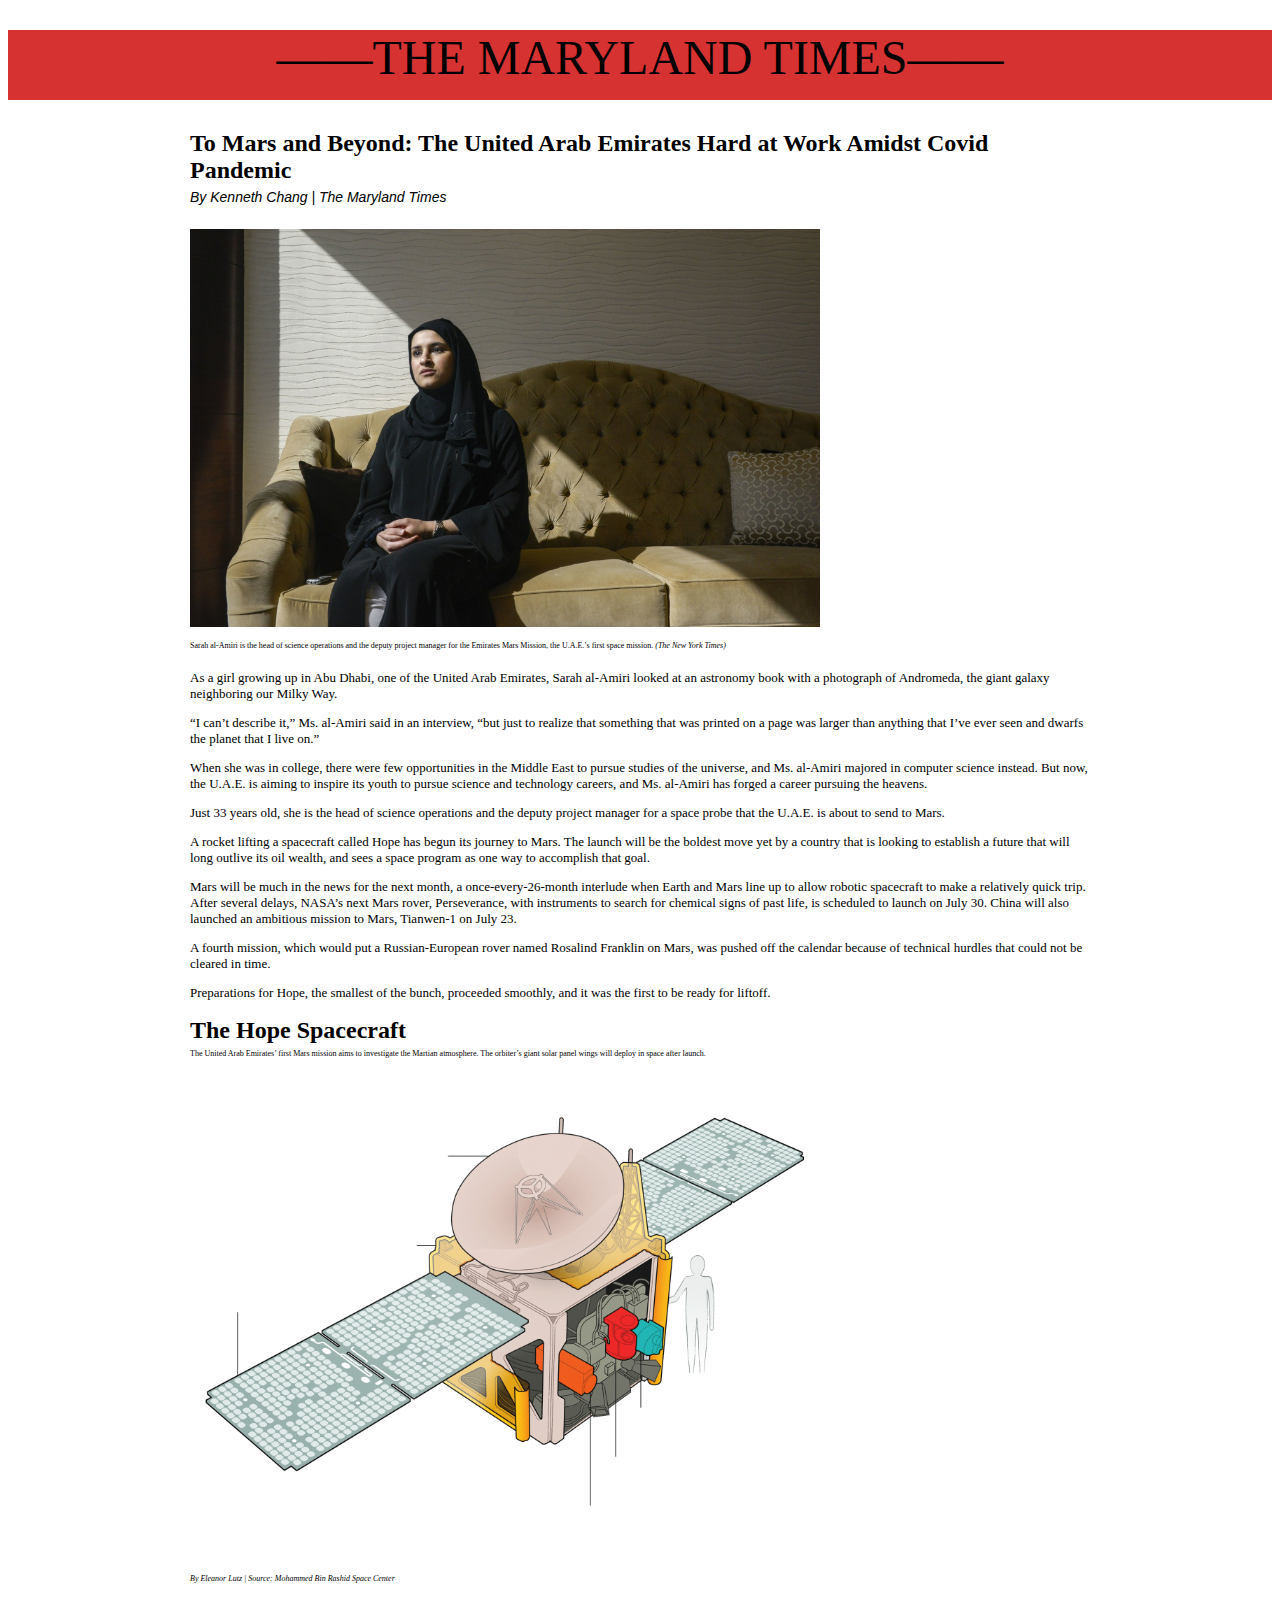
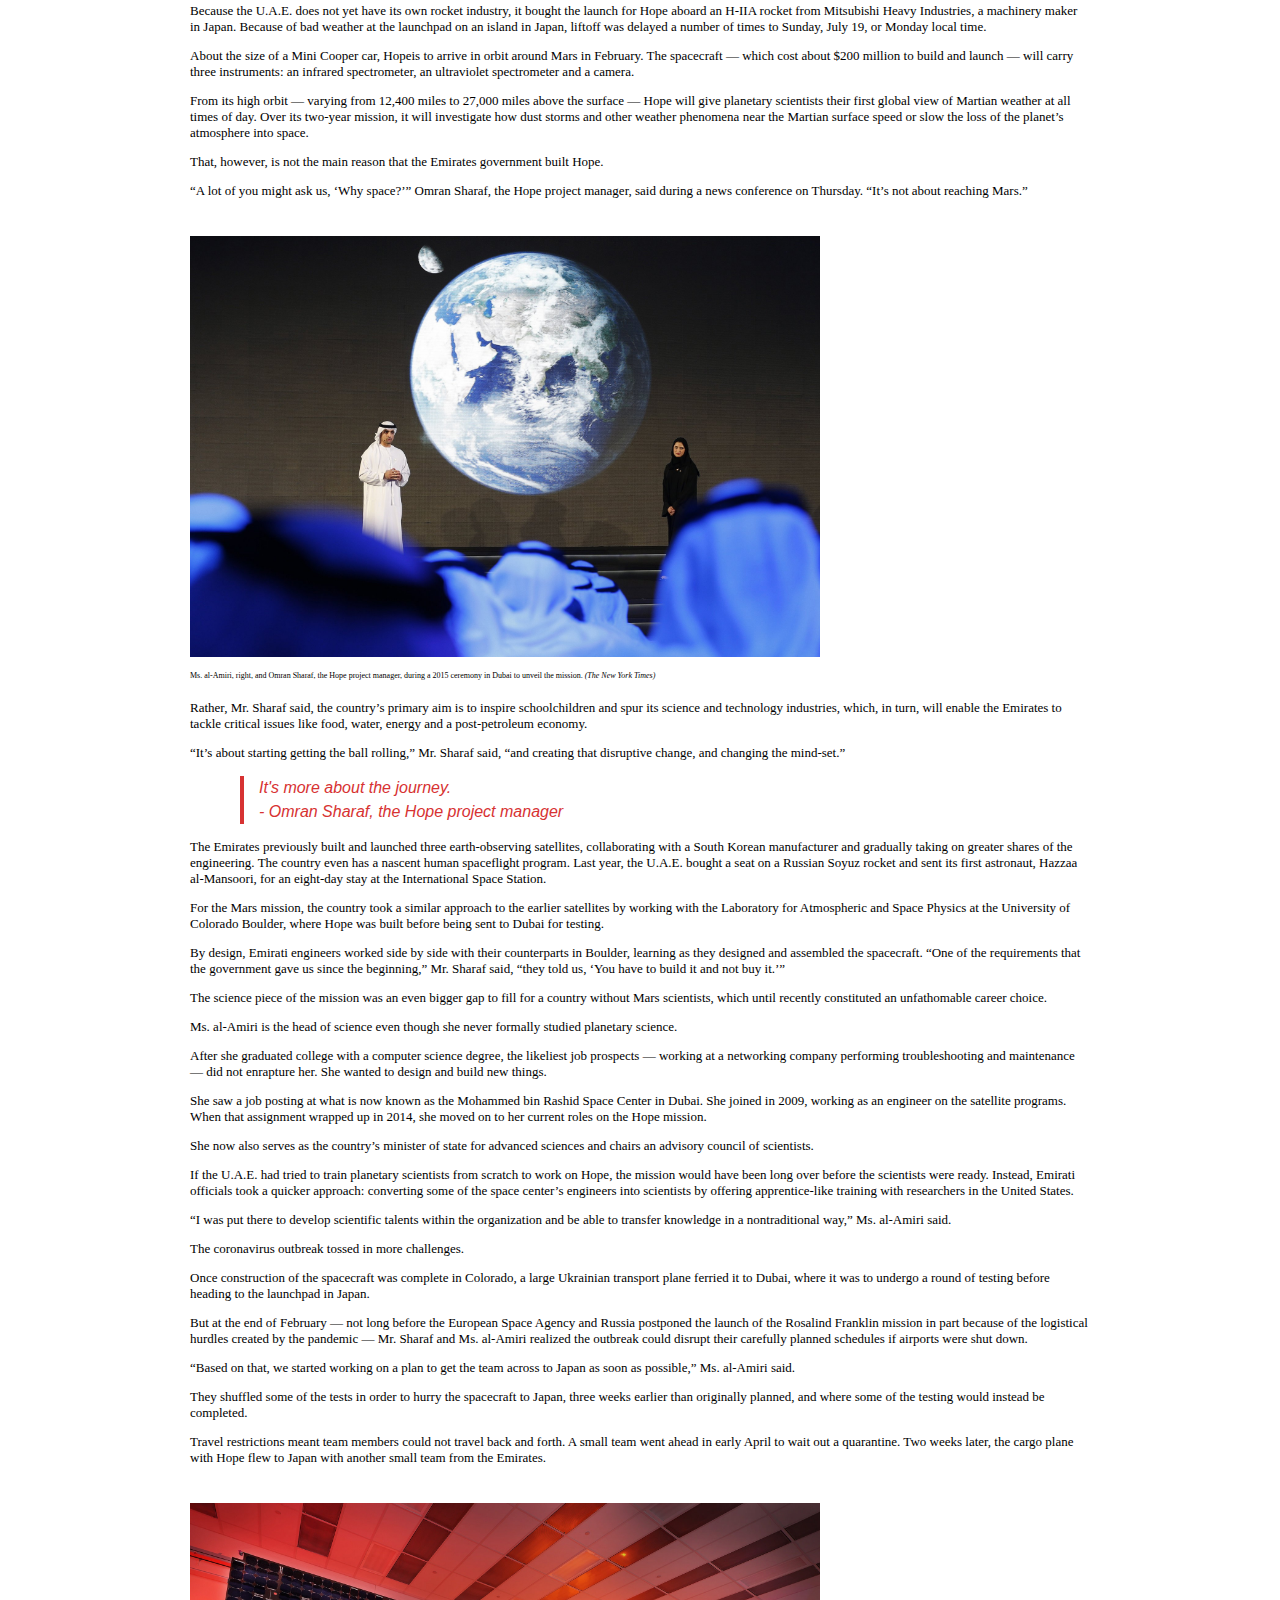
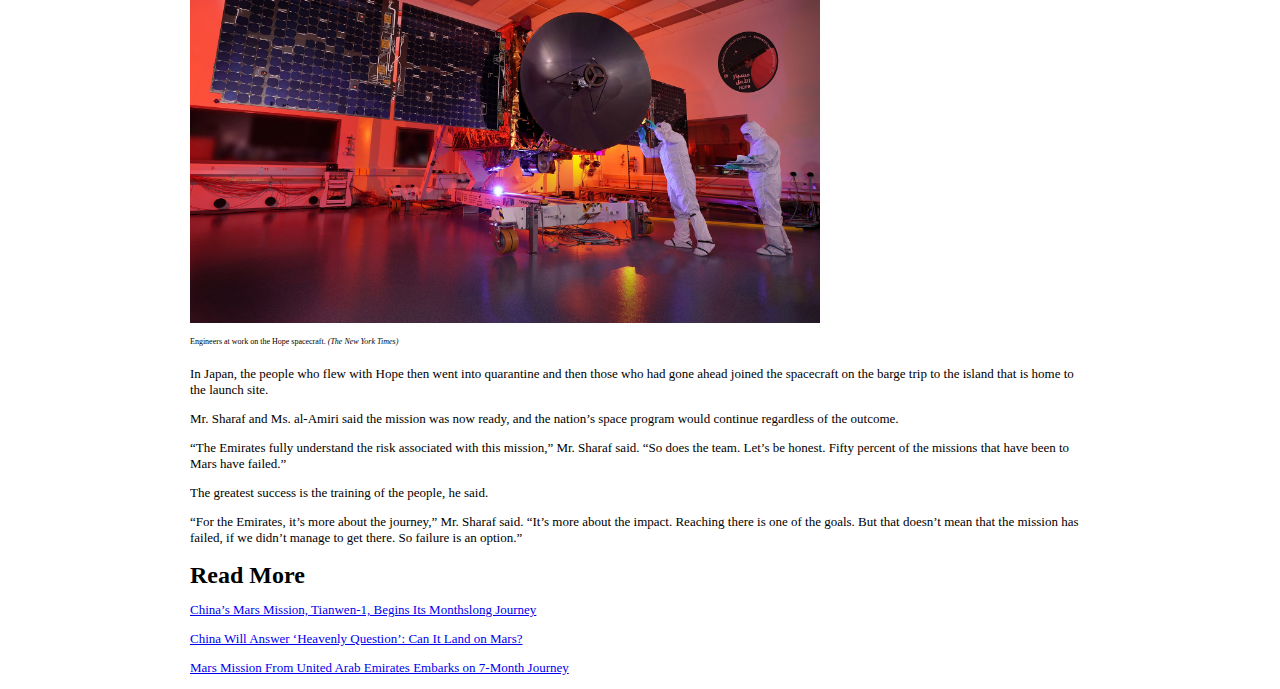
<file: LevinsonLayout/index.html>
<!DOCTYPE html>
<html lang="en">

  <head>
    <title></title>
    <link rel="stylesheet" type="text/css" href="style.css">
  </head>

    <body>
      <!--masthead-->
      <div id="masthead">&#8212;&#8212;The Maryland Times&#8212;&#8212;</div>
      <div id="content">

    <!--headline-->
    <h1>To Mars and Beyond: The United Arab Emirates Hard at Work Amidst Covid Pandemic</h1>

    <!--byline-->
    <div id="byline">By Kenneth Chang | The Maryland Times</div>

    <!--photo of Sarah Al-Amiri-->
    <img>
      <source srcset="uae-mars-1.jpg" type="image/svg+xml">
      <img src="uae-mars-1.jpg" class="img-fluid img-thumbnail" alt="Photo of Sarah al-Amiri" class="center" width="300px">
    </img>

    </figure>
    <figcaption class="figure-caption">Sarah al-Amiri is the head of science operations and the deputy project manager for the Emirates Mars Mission, the U.A.E.’s first space mission. <i>(The New York Times)</i></figcaption>
    </figure>

    <p>As a girl growing up in Abu Dhabi, one of the United Arab Emirates, Sarah al-Amiri looked at an astronomy book with a photograph of Andromeda, the giant galaxy neighboring our Milky Way.<p>

    <p>“I can’t describe it,” Ms. al-Amiri said in an interview, “but just to realize that something that was printed on a page was larger than anything that I’ve ever seen and dwarfs the planet that I live on.”</p>

    <p>When she was in college, there were few opportunities in the Middle East to pursue studies of the universe, and Ms. al-Amiri majored in computer science instead. But now, the U.A.E. is aiming to inspire its youth to pursue science and technology careers, and Ms. al-Amiri has forged a career pursuing the heavens.</p>

    <p>Just 33 years old, she is the head of science operations and the deputy project manager for a space probe that the U.A.E. is about to send to Mars.</p>

    <p>A rocket lifting a spacecraft called Hope has begun its journey to Mars. The launch will be the boldest move yet by a country that is looking to establish a future that will long outlive its oil wealth, and sees a space program as one way to accomplish that goal.</p>

    <p>Mars will be much in the news for the next month, a once-every-26-month interlude when Earth and Mars line up to allow robotic spacecraft to make a relatively quick trip. After several delays, NASA’s next Mars rover, Perseverance, with instruments to search for chemical signs of past life, is scheduled to launch on July 30. China will also launched an ambitious mission to Mars, Tianwen-1 on July 23.</p>

    <p>A fourth mission, which would put a Russian-European rover named Rosalind Franklin on Mars, was pushed off the calendar because of technical hurdles that could not be cleared in time.</p>

    <p>Preparations for Hope, the smallest of the bunch, proceeded smoothly, and it was the first to be ready for liftoff.</p>

    <!--spacecraft graphic-->
    <h1>The Hope Spacecraft</h1>

    </figure>
    <figcaption class="figure-caption">The United Arab Emirates’ first Mars mission aims to investigate the Martian atmosphere. The orbiter’s giant solar panel wings will deploy in space after launch.</figcaption>
    </figure>

    <img>
      <source srcset="hope-spacecraft-graphic.gif" type="image/svg+xml">
      <img src="hope-spacecraft-graphic.gif" class="img-fluid img-thumbnail" alt="Gif of Hope spacecraft" class="center" width="300px">
    </img>

    <!--caption for spacecraft graphic-->
    </figure>
    <figcaption class="figure-caption"><i>By Eleanor Lutz | Source: Mohammed Bin Rashid Space Center</i></figcaption>
    </figure>

    <p>Because the U.A.E. does not yet have its own rocket industry, it bought the launch for Hope aboard an H-IIA rocket from Mitsubishi Heavy Industries, a machinery maker in Japan. Because of bad weather at the launchpad on an island in Japan, liftoff was delayed a number of times to Sunday, July 19, or Monday local time.</p>

    <p>About the size of a Mini Cooper car, Hopeis to arrive in orbit around Mars in February. The spacecraft — which cost about $200 million to build and launch — will carry three instruments: an infrared spectrometer, an ultraviolet spectrometer and a camera.</p>

    <p>From its high orbit — varying from 12,400 miles to 27,000 miles above the surface — Hope will give planetary scientists their first global view of Martian weather at all times of day. Over its two-year mission, it will investigate how dust storms and other weather phenomena near the Martian surface speed or slow the loss of the planet’s atmosphere into space.</p>

    <p>That, however, is not the main reason that the Emirates government built Hope.</p>

    <p>“A lot of you might ask us, ‘Why space?’” Omran Sharaf, the Hope project manager, said during a news conference on Thursday. “It’s not about reaching Mars.”</p>

    <!--conference photo-->
    <img>
      <source srcset="uae-mars2.jpg" type="image/svg+xml">
      <img src="uae-mars2.jpg" class="img-fluid img-thumbnail" alt="Photo of Omran Sharaf and Sarah al-Amiri" class="center" width="300px">
    </img>

    <!--caption for conference photo-->
    </figure>
    <figcaption class="figure-caption">Ms. al-Amiri, right, and Omran Sharaf, the Hope project manager, during a 2015 ceremony in Dubai to unveil the mission. <i>(The New York Times)</i></figcaption>
    </figure>

    <p>Rather, Mr. Sharaf said, the country’s primary aim is to inspire schoolchildren and spur its science and technology industries, which, in turn, will enable the Emirates to tackle critical issues like food, water, energy and a post-petroleum economy.</p>

    <p>“It’s about starting getting the ball rolling,” Mr. Sharaf said, “and creating that disruptive change, and changing the mind-set.”</p>

    <!--pullquote-->
    <blockquote>It's more about the journey.<br>- Omran Sharaf, the Hope project manager</blockquote>

    <p>The Emirates previously built and launched three earth-observing satellites, collaborating with a South Korean manufacturer and gradually taking on greater shares of the engineering. The country even has a nascent human spaceflight program. Last year, the U.A.E. bought a seat on a Russian Soyuz rocket and sent its first astronaut, Hazzaa al-Mansoori, for an eight-day stay at the International Space Station.</p>

    <p>For the Mars mission, the country took a similar approach to the earlier satellites by working with the Laboratory for Atmospheric and Space Physics at the University of Colorado Boulder, where Hope was built before being sent to Dubai for testing.</p>

    <p>By design, Emirati engineers worked side by side with their counterparts in Boulder, learning as they designed and assembled the spacecraft. “One of the requirements that the government gave us since the beginning,” Mr. Sharaf said, “they told us, ‘You have to build it and not buy it.’”</p>

    <p>The science piece of the mission was an even bigger gap to fill for a country without Mars scientists, which until recently constituted an unfathomable career choice.</p>

    <p>Ms. al-Amiri is the head of science even though she never formally studied planetary science.</p>

    <p>After she graduated college with a computer science degree, the likeliest job prospects — working at a networking company performing troubleshooting and maintenance — did not enrapture her. She wanted to design and build new things.</p>

    <p>She saw a job posting at what is now known as the Mohammed bin Rashid Space Center in Dubai. She joined in 2009, working as an engineer on the satellite programs. When that assignment wrapped up in 2014, she moved on to her current roles on the Hope mission.</p>

    <p>She now also serves as the country’s minister of state for advanced sciences and chairs an advisory council of scientists.</p>

    <p>If the U.A.E. had tried to train planetary scientists from scratch to work on Hope, the mission would have been long over before the scientists were ready. Instead, Emirati officials took a quicker approach: converting some of the space center’s engineers into scientists by offering apprentice-like training with researchers in the United States.</p>

    <p>“I was put there to develop scientific talents within the organization and be able to transfer knowledge in a nontraditional way,” Ms. al-Amiri said.</p>

    <p>The coronavirus outbreak tossed in more challenges.</p>

    <p>Once construction of the spacecraft was complete in Colorado, a large Ukrainian transport plane ferried it to Dubai, where it was to undergo a round of testing before heading to the launchpad in Japan.</p>

    <p>But at the end of February — not long before the European Space Agency and Russia postponed the launch of the Rosalind Franklin mission in part because of the logistical hurdles created by the pandemic — Mr. Sharaf and Ms. al-Amiri realized the outbreak could disrupt their carefully planned schedules if airports were shut down.</p>

    <p>“Based on that, we started working on a plan to get the team across to Japan as soon as possible,” Ms. al-Amiri said.</p>

    <p>They shuffled some of the tests in order to hurry the spacecraft to Japan, three weeks earlier than originally planned, and where some of the testing would instead be completed.</p>

    <p>Travel restrictions meant team members could not travel back and forth. A small team went ahead in early April to wait out a quarantine. Two weeks later, the cargo plane with Hope flew to Japan with another small team from the Emirates.</p>

    <!--engineers working photo-->
    <img>
      <source srcset="uae-mars3.jpg" type="image/svg+xml">
      <img src="uae-mars3.jpg" class="img-fluid img-thumbnail" alt="Engineers working on the spacecraft" class="center" width="300px">
    </img>

    <!--caption for engineers working photo-->
    </figure>
    <figcaption class="figure-caption">Engineers at work on the Hope spacecraft. <i>(The New York Times)</i></figcaption>
    </figure>

    <p>In Japan, the people who flew with Hope then went into quarantine and then those who had gone ahead joined the spacecraft on the barge trip to the island that is home to the launch site.</p>

    <p>Mr. Sharaf and Ms. al-Amiri said the mission was now ready, and the nation’s space program would continue regardless of the outcome.</p>

    <p>“The Emirates fully understand the risk associated with this mission,” Mr. Sharaf said. “So does the team. Let’s be honest. Fifty percent of the missions that have been to Mars have failed.”</p>

    <p>The greatest success is the training of the people, he said.</p>

    <p>“For the Emirates, it’s more about the journey,” Mr. Sharaf said. “It’s more about the impact. Reaching there is one of the goals. But that doesn’t mean that the mission has failed, if we didn’t manage to get there. So failure is an option.”</p>

    <h1>Read More</h1>

    <p><a href="https://www.nytimes.com/2020/07/22/science/mars-china-launch.html?action=click&block=associated_collection_recirc&impression_id=8fa169b0-cd41-11ea-9e45-6dfedec6de97&index=0&pgtype=Article&region=footer">China’s Mars Mission, Tianwen-1, Begins Its Monthslong Journey</a></p>

    <p><a href="https://www.nytimes.com/2020/07/22/science/china-mars-mission.html?action=click&block=associated_collection_recirc&impression_id=8fa169b1-cd41-11ea-9e45-6dfedec6de97&index=1&pgtype=Article&region=footer">China Will Answer ‘Heavenly Question’: Can It Land on Mars?</a></p>

    <p><a href="https://www.nytimes.com/2020/07/19/science/emirates-mars-mission.html?action=click&block=associated_collection_recirc&impression_id=8fa169b2-cd41-11ea-9e45-6dfedec6de97&index=2&pgtype=Article&region=footer">Mars Mission From United Arab Emirates Embarks on 7-Month Journey</a></p>

    </body>
  </div>
  </body>

</html>
</file>
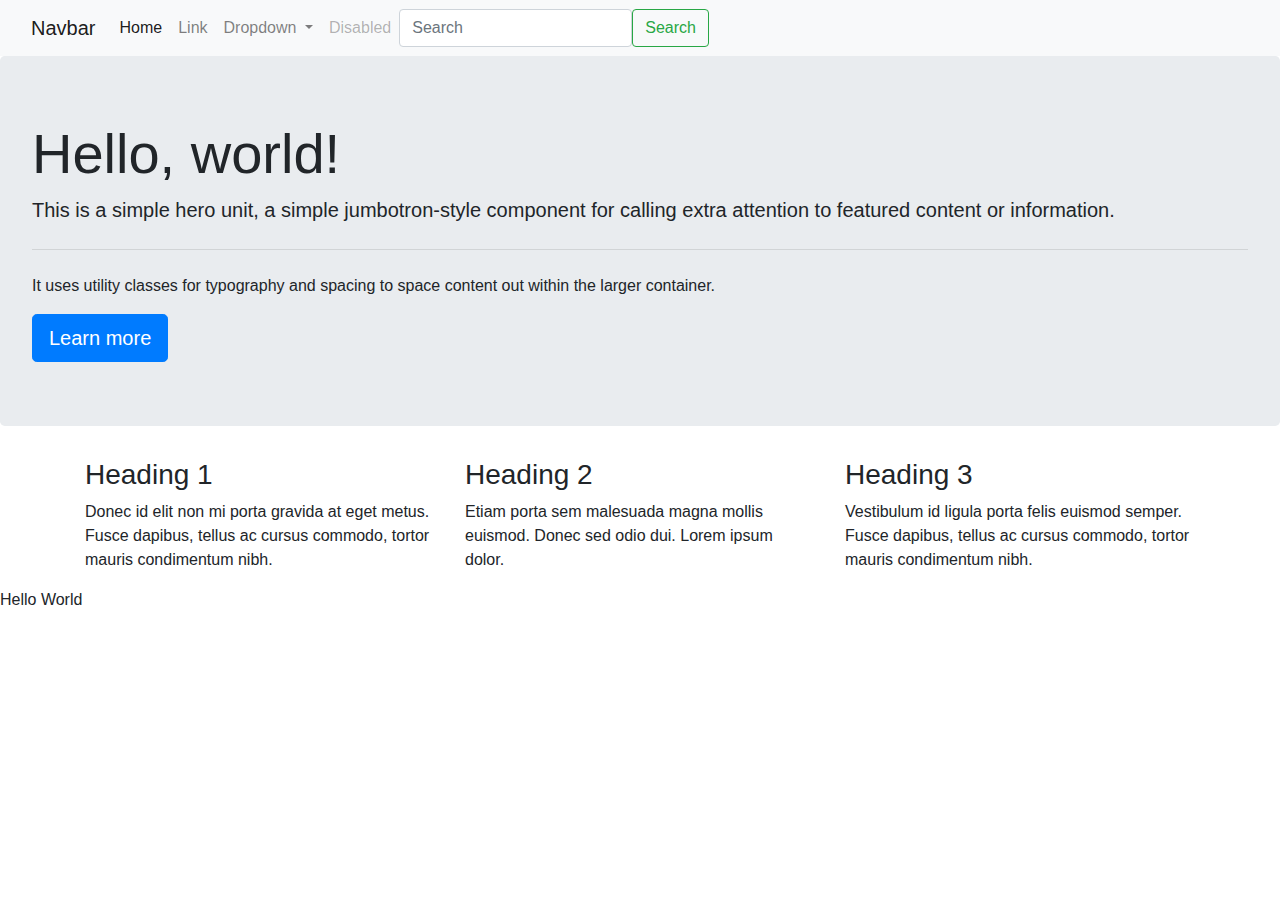
<file: bootstrap-template.html>
<!doctype html>

<html lang="en">
<head>
 <meta charset="utf-8">
 <meta name="viewport" content="width=device-width, initial-scale=1, shrink-to-fit=no">

 <title>Bootstrap Template</title>
 <meta name="description" content="Merrill College of Journalism, UMD">
 <meta name="author" content="Adam Marton">

 <!-- Bootstrap CSS -->
<link rel="stylesheet" href="https://stackpath.bootstrapcdn.com/bootstrap/4.4.1/css/bootstrap.min.css" integrity="sha384-Vkoo8x4CGsO3+Hhxv8T/Q5PaXtkKtu6ug5TOeNV6gBiFeWPGFN9MuhOf23Q9Ifjh" crossorigin="anonymous">

</head>
<body>
  <!-- Start Bootstrap Nav -->
  <nav class="navbar navbar-expand-lg navbar-light bg-light">
  <div class="container-fluid">
    <a class="navbar-brand" href="#">Navbar</a>
    <button class="navbar-toggler" type="button" data-bs-toggle="collapse" data-bs-target="#navbarSupportedContent" aria-controls="navbarSupportedContent" aria-expanded="false" aria-label="Toggle navigation">
      <span class="navbar-toggler-icon"></span>
    </button>
    <div class="collapse navbar-collapse" id="navbarSupportedContent">
      <ul class="navbar-nav me-auto mb-2 mb-lg-0">
        <li class="nav-item">
          <a class="nav-link active" aria-current="page" href="#">Home</a>
        </li>
        <li class="nav-item">
          <a class="nav-link" href="#">Link</a>
        </li>
        <li class="nav-item dropdown">
          <a class="nav-link dropdown-toggle" href="#" id="navbarDropdown" role="button" data-bs-toggle="dropdown" aria-expanded="false">
            Dropdown
          </a>
          <ul class="dropdown-menu" aria-labelledby="navbarDropdown">
            <li><a class="dropdown-item" href="#">Action</a></li>
            <li><a class="dropdown-item" href="#">Another action</a></li>
            <li><hr class="dropdown-divider"></li>
            <li><a class="dropdown-item" href="#">Something else here</a></li>
          </ul>
        </li>
        <li class="nav-item">
          <a class="nav-link disabled" href="#" tabindex="-1" aria-disabled="true">Disabled</a>
        </li>
      </ul>
      <form class="d-flex">
        <input class="form-control me-2" type="search" placeholder="Search" aria-label="Search">
        <button class="btn btn-outline-success" type="submit">Search</button>
      </form>
    </div>
  </div>
</nav>
  <!--End Bootstrap Nav-->

<!-- start jumbotron -->
  <div class="jumbotron">
   <h1 class="display-4">Hello, world!</h1>
   <p class="lead">This is a simple hero unit, a simple jumbotron-style component for calling extra attention to featured content or information.</p>
   <hr class="my-4">
   <p>It uses utility classes for typography and spacing to space content out within the larger container.</p>
   <a class="btn btn-primary btn-lg" href="#" role="button">Learn more</a>
  </div>
<!--end jumbotron-->

<!-- start of grid -->
<div class="container">
        <div class="row">

                <div class="col-md-4">
                        <h3>Heading 1</h3>
                        <p>Donec id elit non mi porta gravida at eget metus. Fusce dapibus, tellus ac cursus commodo, tortor mauris condimentum nibh.</p>
                </div>


                <div class="col-md-4">
                        <h3>Heading 2</h3>
                        <p>Etiam porta sem malesuada magna mollis euismod. Donec sed odio dui. Lorem ipsum dolor.</p>
                </div>

                <div class="col-md-4">
                        <h3>Heading 3</h3>
                        <p>Vestibulum id ligula porta felis euismod semper. Fusce dapibus, tellus ac cursus commodo, tortor mauris condimentum nibh.</p>
                </div>
        </div>
</div>
<!-- end of grid-->


Hello World

 <!-- jQuery first, then Popper.js, then Bootstrap JS -->
 <script src="https://code.jquery.com/jquery-3.4.1.slim.min.js" integrity="sha384-J6qa4849blE2+poT4WnyKhv5vZF5SrPo0iEjwBvKU7imGFAV0wwj1yYfoRSJoZ+n" crossorigin="anonymous"></script>
 <script src="https://cdn.jsdelivr.net/npm/popper.js@1.16.0/dist/umd/popper.min.js" integrity="sha384-Q6E9RHvbIyZFJoft+2mJbHaEWldlvI9IOYy5n3zV9zzTtmI3UksdQRVvoxMfooAo" crossorigin="anonymous"></script>
 <script src="https://stackpath.bootstrapcdn.com/bootstrap/4.4.1/js/bootstrap.min.js" integrity="sha384-wfSDF2E50Y2D1uUdj0O3uMBJnjuUD4Ih7YwaYd1iqfktj0Uod8GCExl3Og8ifwB6" crossorigin="anonymous"></script>

</body>
</html>
</file>
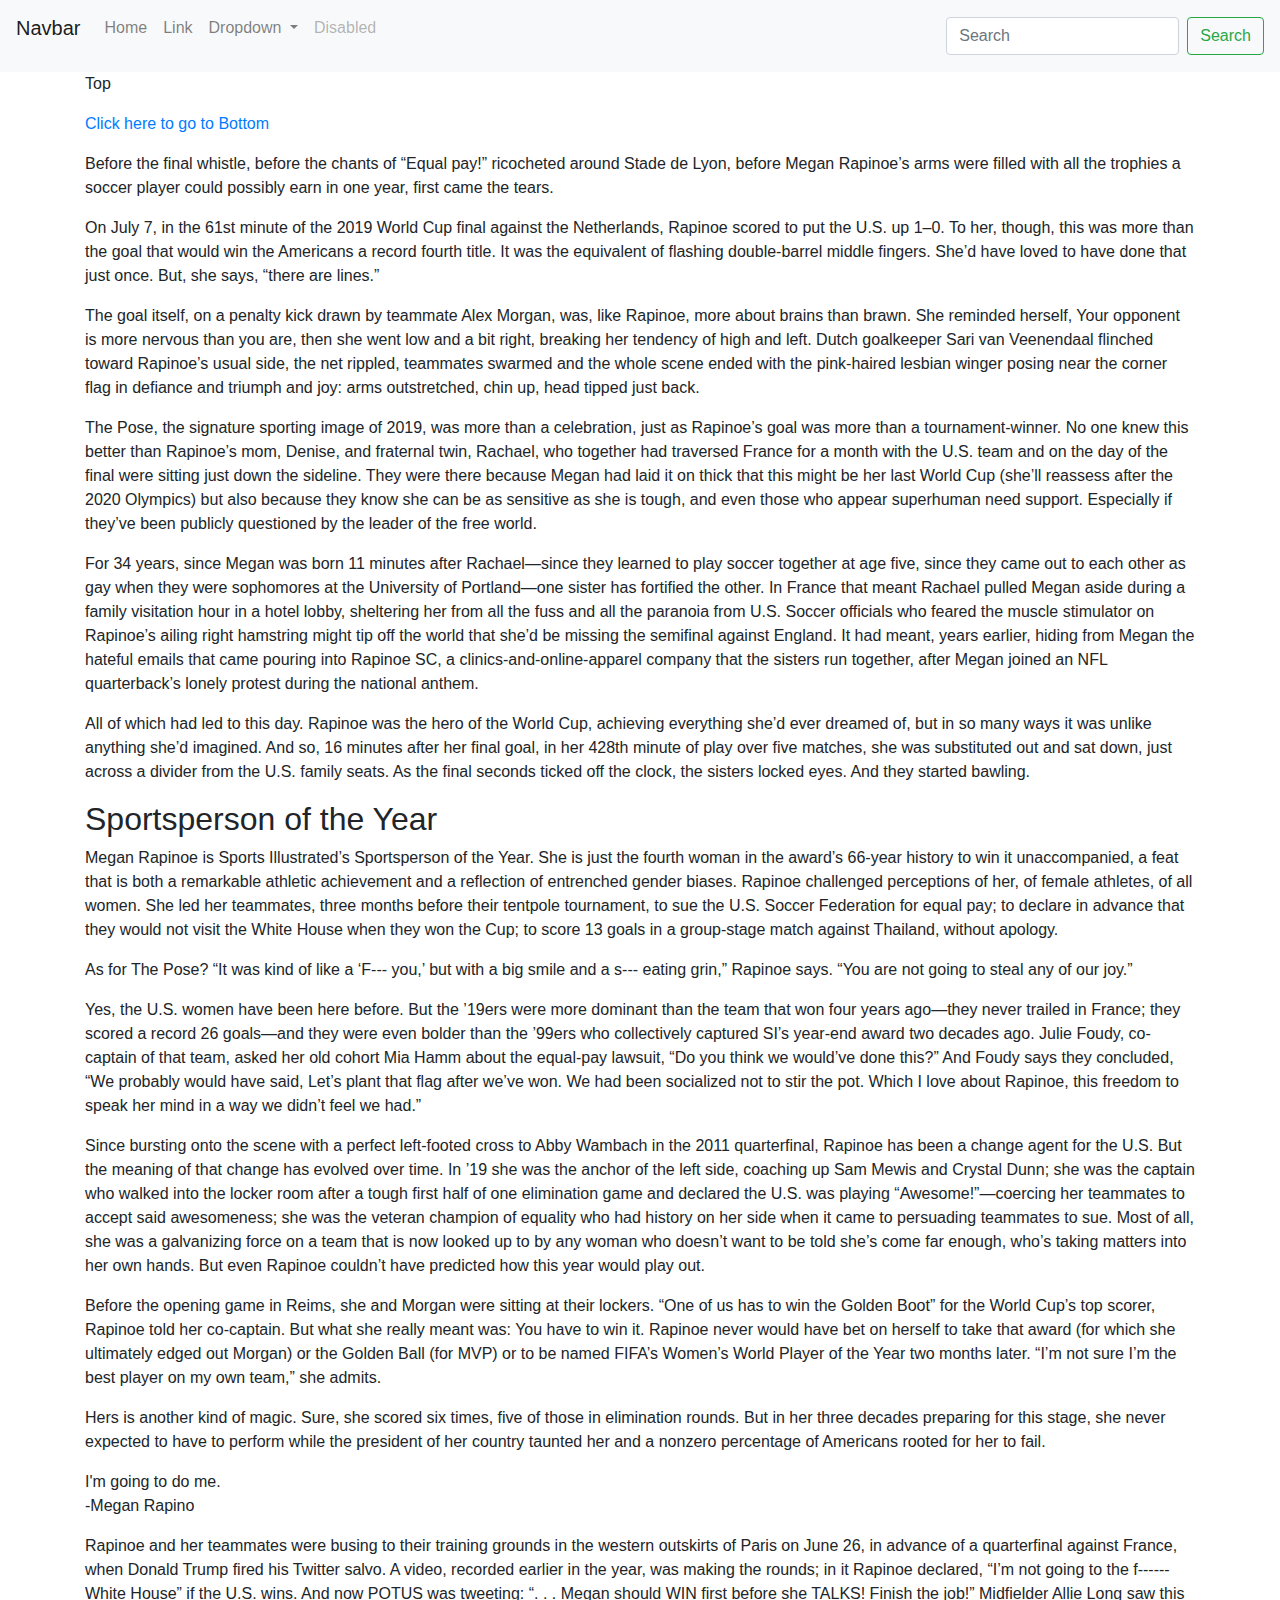
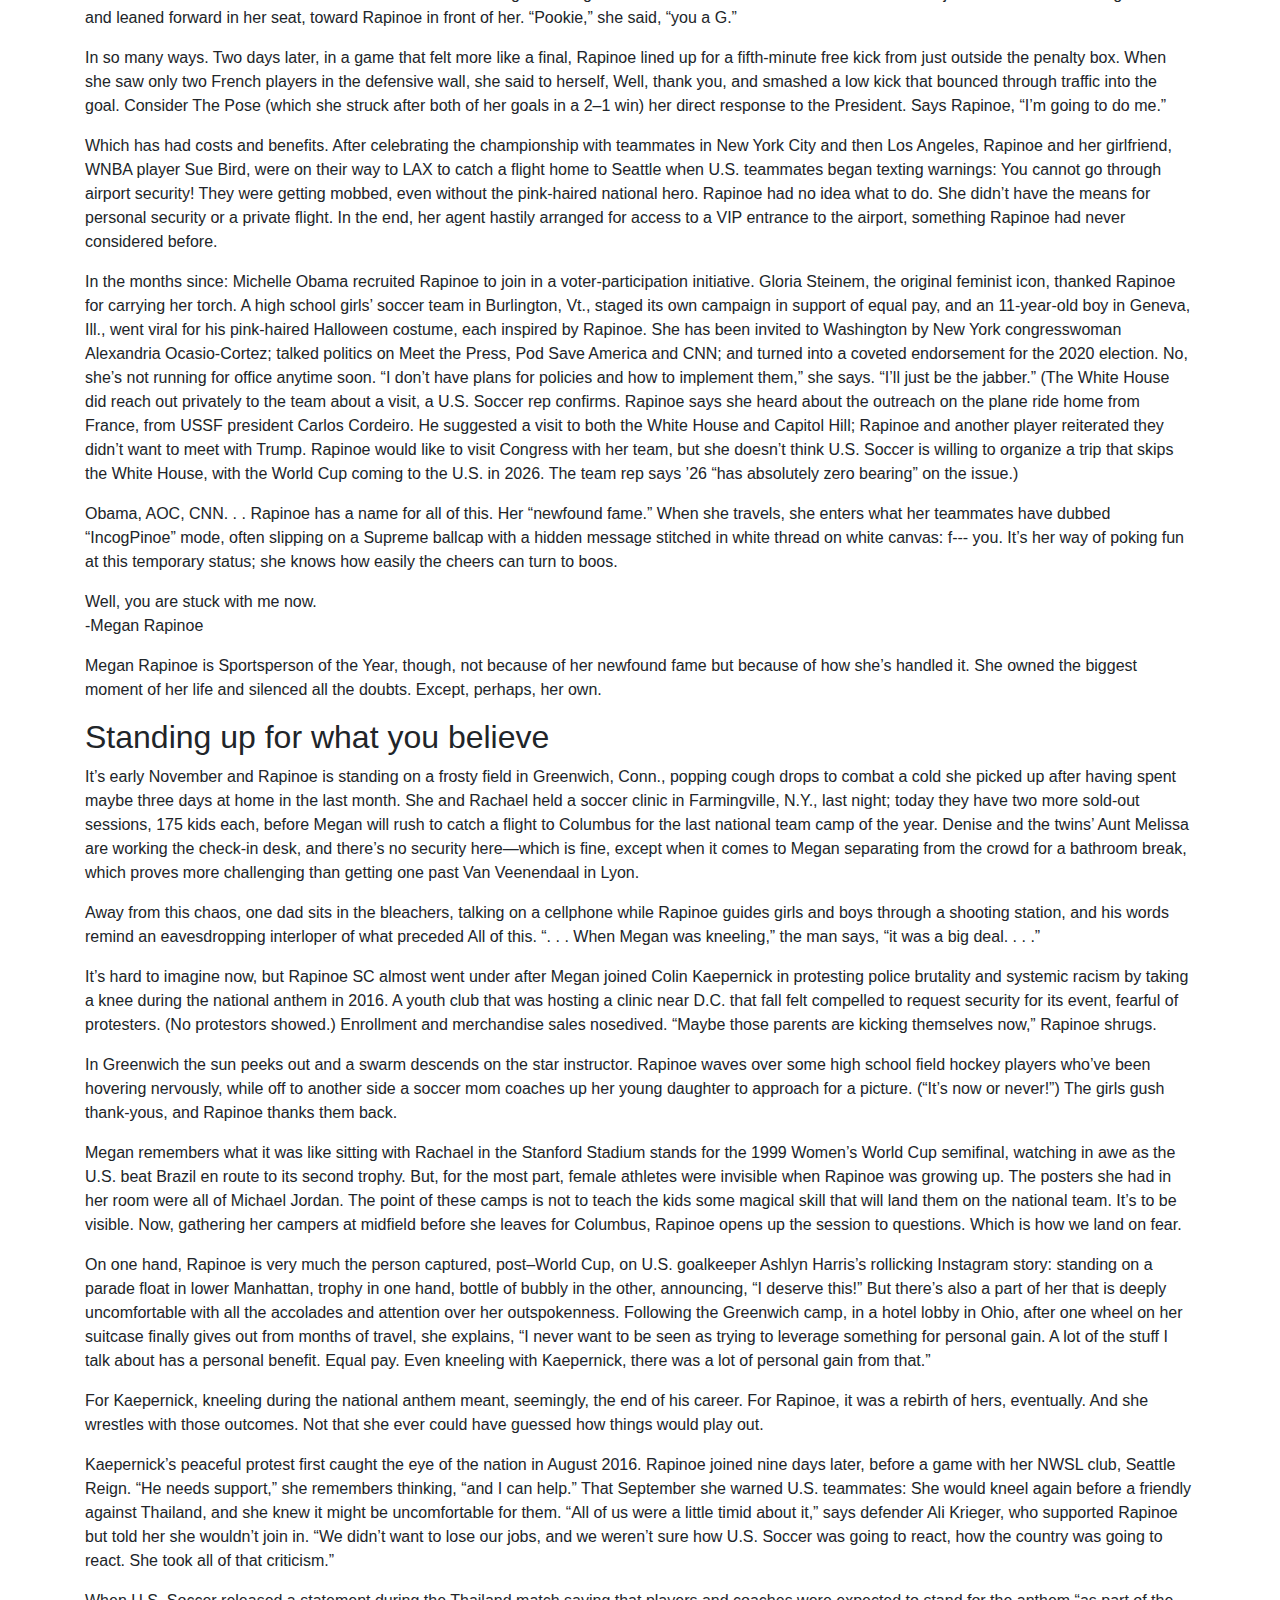
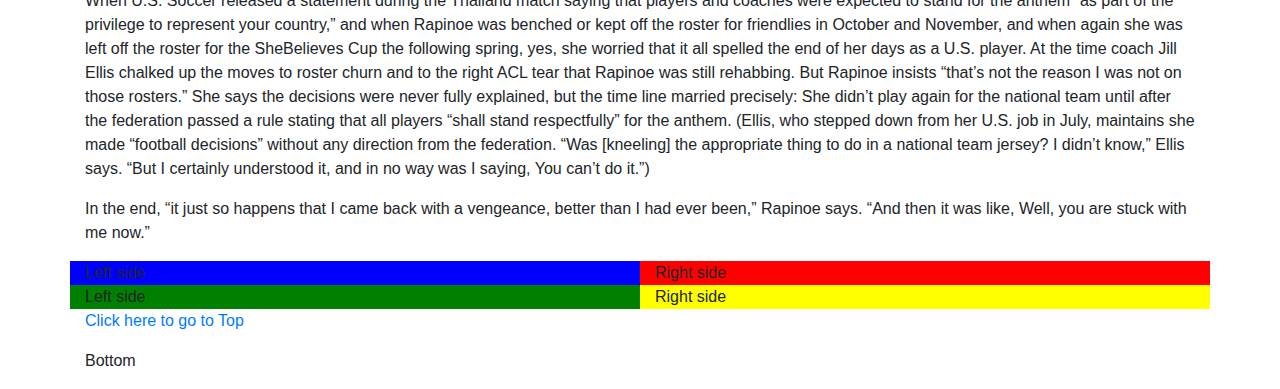
<file: other-bootstrap-template.html>
<!doctype html>

<html lang="en">

<head>
 <meta charset="utf-8">
 <meta name="viewport" content="width=device-width, initial-scale=1, shrink-to-fit=no">

 <title>Bootstrap Template</title>
 <meta name="description" content="Merrill College of Journalism, UMD">
 <meta name="author" content="Adam Marton">

 <!-- Bootstrap CSS -->
<link rel="stylesheet" href="https://stackpath.bootstrapcdn.com/bootstrap/4.4.1/css/bootstrap.min.css" integrity="sha384-Vkoo8x4CGsO3+Hhxv8T/Q5PaXtkKtu6ug5TOeNV6gBiFeWPGFN9MuhOf23Q9Ifjh" crossorigin="anonymous">
</head>

<body>
 <nav class="navbar navbar-expand-lg navbar-light bg-light">
  <p><a class="navbar-brand" href="#">Navbar</a></p>
  <button class="navbar-toggler" type="button" data-toggle="collapse" data-target="#navbarSupportedContent" aria-controls="navbarSupportedContent" aria-expanded="false" aria-label="Toggle navigation">
    <span class="navbar-toggler-icon"></span>
  </button>

  <div class="collapse navbar-collapse" id="navbarSupportedContent">
    <ul class="navbar-nav mr-auto">
      <li class="nav-item active">
        <p><a class="nav-link" href="#">Home <span class="sr-only">(current)</span></a></p>
      </li>
      <li class="nav-item">
        <a class="nav-link" href="#">Link</a>
      </li>
      <li class="nav-item dropdown">
        <a class="nav-link dropdown-toggle" href="#" id="navbarDropdown" role="button" data-toggle="dropdown" aria-haspopup="true" aria-expanded="false">
          Dropdown
        </a>
        <div class="dropdown-menu" aria-labelledby="navbarDropdown">
          <a class="dropdown-item" href="#">Action</a>
          <a class="dropdown-item" href="#">Another action</a>
          <div class="dropdown-divider"></div>
          <a class="dropdown-item" href="#">Something else here</a>
        </div>
      </li>
      <li class="nav-item">
        <a class="nav-link disabled" href="#" tabindex="-1" aria-disabled="true">Disabled</a>
      </li>
    </ul>
    <form class="form-inline my-2 my-lg-0">
      <input class="form-control mr-sm-2" type="search" placeholder="Search" aria-label="Search">
      <button class="btn btn-outline-success my-2 my-sm-0" type="submit">Search</button>
    </form>
  </div>
 </nav>

<div class="container">

<!--anchor1 tag-->
<p><a name="anchor1">Top</a></p>

<!--reference to anchor2 tag-->
<p><a href="#anchor2">Click here to go to Bottom</a></p>

<p>Before the final whistle, before the chants of “Equal pay!” ricocheted around Stade de Lyon, before Megan Rapinoe’s arms were filled with all the trophies a soccer player could possibly earn in one year, first came the tears.</p>

<p>On July 7, in the 61st minute of the 2019 World Cup final against the Netherlands, Rapinoe scored to put the U.S. up 1–0. To her, though, this was more than the goal that would win the Americans a record fourth title. It was the equivalent of flashing double-barrel middle fingers. She’d have loved to have done that just once. But, she says, “there are lines.”</p>

<p>The goal itself, on a penalty kick drawn by teammate Alex Morgan, was, like Rapinoe, more about brains than brawn. She reminded herself, Your opponent is more nervous than you are, then she went low and a bit right, breaking her tendency of high and left. Dutch goalkeeper Sari van Veenendaal flinched toward Rapinoe’s usual side, the net rippled, teammates swarmed and the whole scene ended with the pink-haired lesbian winger posing near the corner flag in defiance and triumph and joy: arms outstretched, chin up, head tipped just back.</p>

<p>The Pose, the signature sporting image of 2019, was more than a celebration, just as Rapinoe’s goal was more than a tournament-winner. No one knew this better than Rapinoe’s mom, Denise, and fraternal twin, Rachael, who together had traversed France for a month with the U.S. team and on the day of the final were sitting just down the sideline. They were there because Megan had laid it on thick that this might be her last World Cup (she’ll reassess after the 2020 Olympics) but also because they know she can be as sensitive as she is tough, and even those who appear superhuman need support. Especially if they’ve been publicly questioned by the leader of the free world.</p>

<p>For 34 years, since Megan was born 11 minutes after Rachael—since they learned to play soccer together at age five, since they came out to each other as gay when they were sophomores at the University of Portland—one sister has fortified the other. In France that meant Rachael pulled Megan aside during a family visitation hour in a hotel lobby, sheltering her from all the fuss and all the paranoia from U.S. Soccer officials who feared the muscle stimulator on Rapinoe’s ailing right hamstring might tip off the world that she’d be missing the semifinal against England. It had meant, years earlier, hiding from Megan the hateful emails that came pouring into Rapinoe SC, a clinics-and-online-apparel company that the sisters run together, after Megan joined an NFL quarterback’s lonely protest during the national anthem.</p>

<p>All of which had led to this day. Rapinoe was the hero of the World Cup, achieving everything she’d ever dreamed of, but in so many ways it was unlike anything she’d imagined. And so, 16 minutes after her final goal, in her 428th minute of play over five matches, she was substituted out and sat down, just across a divider from the U.S. family seats. As the final seconds ticked off the clock, the sisters locked eyes. And they started bawling.</p>

<!--subheading-->
<h2>Sportsperson of the Year</h2>

<p>Megan Rapinoe is Sports Illustrated’s Sportsperson of the Year. She is just the fourth woman in the award’s 66-year history to win it unaccompanied, a feat that is both a remarkable athletic achievement and a reflection of entrenched gender biases. Rapinoe challenged perceptions of her, of female athletes, of all women. She led her teammates, three months before their tentpole tournament, to sue the U.S. Soccer Federation for equal pay; to declare in advance that they would not visit the White House when they won the Cup; to score 13 goals in a group-stage match against Thailand, without apology.</p>

<p>As for The Pose? “It was kind of like a ‘F--- you,’ but with a big smile and a s--- eating grin,” Rapinoe says. “You are not going to steal any of our joy.”</p>

<p>Yes, the U.S. women have been here before. But the ’19ers were more dominant than the team that won four years ago—they never trailed in France; they scored a record 26 goals—and they were even bolder than the ’99ers who collectively captured SI’s year-end award two decades ago. Julie Foudy, co-captain of that team, asked her old cohort Mia Hamm about the equal-pay lawsuit, “Do you think we would’ve done this?” And Foudy says they concluded, “We probably would have said, Let’s plant that flag after we’ve won. We had been socialized not to stir the pot. Which I love about Rapinoe, this freedom to speak her mind in a way we didn’t feel we had.”</p>

<p>Since bursting onto the scene with a perfect left-footed cross to Abby Wambach in the 2011 quarterfinal, Rapinoe has been a change agent for the U.S. But the meaning of that change has evolved over time. In ’19 she was the anchor of the left side, coaching up Sam Mewis and Crystal Dunn; she was the captain who walked into the locker room after a tough first half of one elimination game and declared the U.S. was playing “Awesome!”—coercing her teammates to accept said awesomeness; she was the veteran champion of equality who had history on her side when it came to persuading teammates to sue. Most of all, she was a galvanizing force on a team that is now looked up to by any woman who doesn’t want to be told she’s come far enough, who’s taking matters into her own hands. But even Rapinoe couldn’t have predicted how this year would play out.</p>

<p>Before the opening game in Reims, she and Morgan were sitting at their lockers. “One of us has to win the Golden Boot” for the World Cup’s top scorer, Rapinoe told her co-captain. But what she really meant was: You have to win it. Rapinoe never would have bet on herself to take that award (for which she ultimately edged out Morgan) or the Golden Ball (for MVP) or to be named FIFA’s Women’s World Player of the Year two months later. “I’m not sure I’m the best player on my own team,” she admits.</p>

<p>Hers is another kind of magic. Sure, she scored six times, five of those in elimination rounds. But in her three decades preparing for this stage, she never expected to have to perform while the president of her country taunted her and a nonzero percentage of Americans rooted for her to fail.</p>

<blockquote>I'm going to do me. <br>-Megan Rapino</blockquote>

<p>Rapinoe and her teammates were busing to their training grounds in the western outskirts of Paris on June 26, in advance of a quarterfinal against France, when Donald Trump fired his Twitter salvo. A video, recorded earlier in the year, was making the rounds; in it Rapinoe declared, “I’m not going to the f------ White House” if the U.S. wins. And now POTUS was tweeting: “. . . Megan should WIN first before she TALKS! Finish the job!” Midfielder Allie Long saw this and leaned forward in her seat, toward Rapinoe in front of her. “Pookie,” she said, “you a G.”</p>

<p>In so many ways. Two days later, in a game that felt more like a final, Rapinoe lined up for a fifth-minute free kick from just outside the penalty box. When she saw only two French players in the defensive wall, she said to herself, Well, thank you, and smashed a low kick that bounced through traffic into the goal. Consider The Pose (which she struck after both of her goals in a 2–1 win) her direct response to the President. Says Rapinoe, “I’m going to do me.”</p>

<p>Which has had costs and benefits. After celebrating the championship with teammates in New York City and then Los Angeles, Rapinoe and her girlfriend, WNBA player Sue Bird, were on their way to LAX to catch a flight home to Seattle when U.S. teammates began texting warnings: You cannot go through airport security! They were getting mobbed, even without the pink-haired national hero. Rapinoe had no idea what to do. She didn’t have the means for personal security or a private flight. In the end, her agent hastily arranged for access to a VIP entrance to the airport, something Rapinoe had never considered before.</p>

<p>In the months since: Michelle Obama recruited Rapinoe to join in a voter-participation initiative. Gloria Steinem, the original feminist icon, thanked Rapinoe for carrying her torch. A high school girls’ soccer team in Burlington, Vt., staged its own campaign in support of equal pay, and an 11-year-old boy in Geneva, Ill., went viral for his pink-haired Halloween costume, each inspired by Rapinoe. She has been invited to Washington by New York congresswoman Alexandria Ocasio-Cortez; talked politics on Meet the Press, Pod Save America and CNN; and turned into a coveted endorsement for the 2020 election. No, she’s not running for office anytime soon. “I don’t have plans for policies and how to implement them,” she says. “I’ll just be the jabber.” (The White House did reach out privately to the team about a visit, a U.S. Soccer rep confirms. Rapinoe says she heard about the outreach on the plane ride home from France, from USSF president Carlos Cordeiro. He suggested a visit to both the White House and Capitol Hill; Rapinoe and another player reiterated they didn’t want to meet with Trump. Rapinoe would like to visit Congress with her team, but she doesn’t think U.S. Soccer is willing to organize a trip that skips the White House, with the World Cup coming to the U.S. in 2026. The team rep says ’26 “has absolutely zero bearing” on the issue.)</p>

<p>Obama, AOC, CNN. . . Rapinoe has a name for all of this. Her “newfound fame.” When she travels, she enters what her teammates have dubbed “IncogPinoe” mode, often slipping on a Supreme ballcap with a hidden message stitched in white thread on white canvas: f--- you. It’s her way of poking fun at this temporary status; she knows how easily the cheers can turn to boos.</p>

<blockquote>Well, you are stuck with me now.<br>-Megan Rapinoe</blockquote>

<p>Megan Rapinoe is Sportsperson of the Year, though, not because of her newfound fame but because of how she’s handled it. She owned the biggest moment of her life and silenced all the doubts. Except, perhaps, her own.</p>

<!--subheading-->
<h2>Standing up for what you believe</h2>

<p>It’s early November and Rapinoe is standing on a frosty field in Greenwich, Conn., popping cough drops to combat a cold she picked up after having spent maybe three days at home in the last month. She and Rachael held a soccer clinic in Farming­ville, N.Y., last night; today they have two more sold-out sessions, 175 kids each, before Megan will rush to catch a flight to Columbus for the last national team camp of the year. Denise and the twins’ Aunt Melissa are working the check-in desk, and there’s no security here—which is fine, except when it comes to Megan separating from the crowd for a bathroom break, which proves more challenging than getting one past Van Veenendaal in Lyon.</p>

<p>Away from this chaos, one dad sits in the bleachers, talking on a cellphone while Rapinoe guides girls and boys through a shooting station, and his words remind an eavesdropping interloper of what preceded All of this. “. . . When Megan was kneeling,” the man says, “it was a big deal. . . .”</p>

<p>It’s hard to imagine now, but Rapinoe SC almost went under after Megan joined Colin Kaepernick in protesting police brutality and systemic racism by taking a knee during the national anthem in 2016. A youth club that was hosting a clinic near D.C. that fall felt compelled to request security for its event, fearful of protesters. (No protestors showed.) Enrollment and merchandise sales nosedived. “Maybe those parents are kicking themselves now,” Rapinoe shrugs.</p>

<p>In Greenwich the sun peeks out and a swarm descends on the star instructor. Rapinoe waves over some high school field hockey players who’ve been hovering nervously, while off to another side a soccer mom coaches up her young daughter to approach for a picture. (“It’s now or never!”) The girls gush thank-yous, and Rapinoe thanks them back.</p>

<p>Megan remembers what it was like sitting with Rachael in the Stanford Stadium stands for the 1999 Women’s World Cup semifinal, watching in awe as the U.S. beat Brazil en route to its second trophy. But, for the most part, female athletes were invisible when Rapinoe was growing up. The posters she had in her room were all of Michael Jordan. The point of these camps is not to teach the kids some magical skill that will land them on the national team. It’s to be visible. Now, gathering her campers at midfield before she leaves for Columbus, Rapinoe opens up the session to questions. Which is how we land on fear.</p>

<p>On one hand, Rapinoe is very much the person captured, post–World Cup, on U.S. goalkeeper Ashlyn Harris’s rollicking Instagram story: standing on a parade float in lower Manhattan, trophy in one hand, bottle of bubbly in the other, announcing, “I deserve this!” But there’s also a part of her that is deeply uncomfortable with all the accolades and attention over her outspokenness. Following the Greenwich camp, in a hotel lobby in Ohio, after one wheel on her suitcase finally gives out from months of travel, she explains, “I never want to be seen as trying to leverage something for personal gain. A lot of the stuff I talk about has a personal benefit. Equal pay. Even kneeling with Kaepernick, there was a lot of personal gain from that.”</p>

<p>For Kaepernick, kneeling during the national anthem meant, seemingly, the end of his career. For Rapinoe, it was a rebirth of hers, eventually. And she wrestles with those outcomes. Not that she ever could have guessed how things would play out.</p>

<p>Kaepernick’s peaceful protest first caught the eye of the nation in August 2016. Rapinoe joined nine days later, before a game with her NWSL club, Seattle Reign. “He needs support,” she remembers thinking, “and I can help.” That September she warned U.S. teammates: She would kneel again before a friendly against Thailand, and she knew it might be uncomfortable for them. “All of us were a little timid about it,” says defender Ali Krieger, who supported Rapinoe but told her she wouldn’t join in. “We didn’t want to lose our jobs, and we weren’t sure how U.S. Soccer was going to react, how the country was going to react. She took all of that criticism.”</p>

<p>When U.S. Soccer released a statement during the Thailand match saying that players and coaches were expected to stand for the anthem “as part of the privilege to represent your country,” and when Rapinoe was benched or kept off the roster for friendlies in October and November, and when again she was left off the roster for the ­SheBelieves Cup the following spring, yes, she worried that it all spelled the end of her days as a U.S. player. At the time coach Jill Ellis chalked up the moves to roster churn and to the right ACL tear that Rapinoe was still rehabbing. But Rapinoe insists “that’s not the reason I was not on those rosters.” She says the decisions were never fully explained, but the time line married precisely: She didn’t play again for the national team until after the federation passed a rule stating that all players “shall stand respectfully” for the anthem. (Ellis, who stepped down from her U.S. job in July, maintains she made “football decisions” without any direction from the federation. “Was [kneeling] the appropriate thing to do in a national team jersey? I didn’t know,” Ellis says. “But I certainly understood it, and in no way was I saying, You can’t do it.”)</p>

<p>In the end, “it just so happens that I came back with a vengeance, better than I had ever been,” Rapinoe says. “And then it was like, Well, you are stuck with me now.”</p>

<!--examples of rows and columns-->
<div class="row">
  <div class="col-md-6" style="background-color: blue"> Left side</div>
  <div class="col-md-6" style="background-color: red"> Right side</div>
</div>

<div class="row">
  <div class="col-sm-6" style="background-color: green"> Left side</div>
  <div class="col-sm-6" style="background-color: yellow"> Right side</div>
</div>

<!--reference to anchor1 tag-->
<p><a href="#anchor1">Click here to go to Top</a></p>

<!--anchor2 tag-->
<p><a name="anchor2">Bottom</a></p>

 <!-- jQuery first, then Popper.js, then Bootstrap JS -->
 <script src="https://code.jquery.com/jquery-3.4.1.slim.min.js" integrity="sha384-J6qa4849blE2+poT4WnyKhv5vZF5SrPo0iEjwBvKU7imGFAV0wwj1yYfoRSJoZ+n" crossorigin="anonymous"></script>
 <script src="https://cdn.jsdelivr.net/npm/popper.js@1.16.0/dist/umd/popper.min.js" integrity="sha384-Q6E9RHvbIyZFJoft+2mJbHaEWldlvI9IOYy5n3zV9zzTtmI3UksdQRVvoxMfooAo" crossorigin="anonymous"></script>
 <script src="https://stackpath.bootstrapcdn.com/bootstrap/4.4.1/js/bootstrap.min.js" integrity="sha384-wfSDF2E50Y2D1uUdj0O3uMBJnjuUD4Ih7YwaYd1iqfktj0Uod8GCExl3Og8ifwB6" crossorigin="anonymous"></script>

</div>
</body>
</html>
</file>
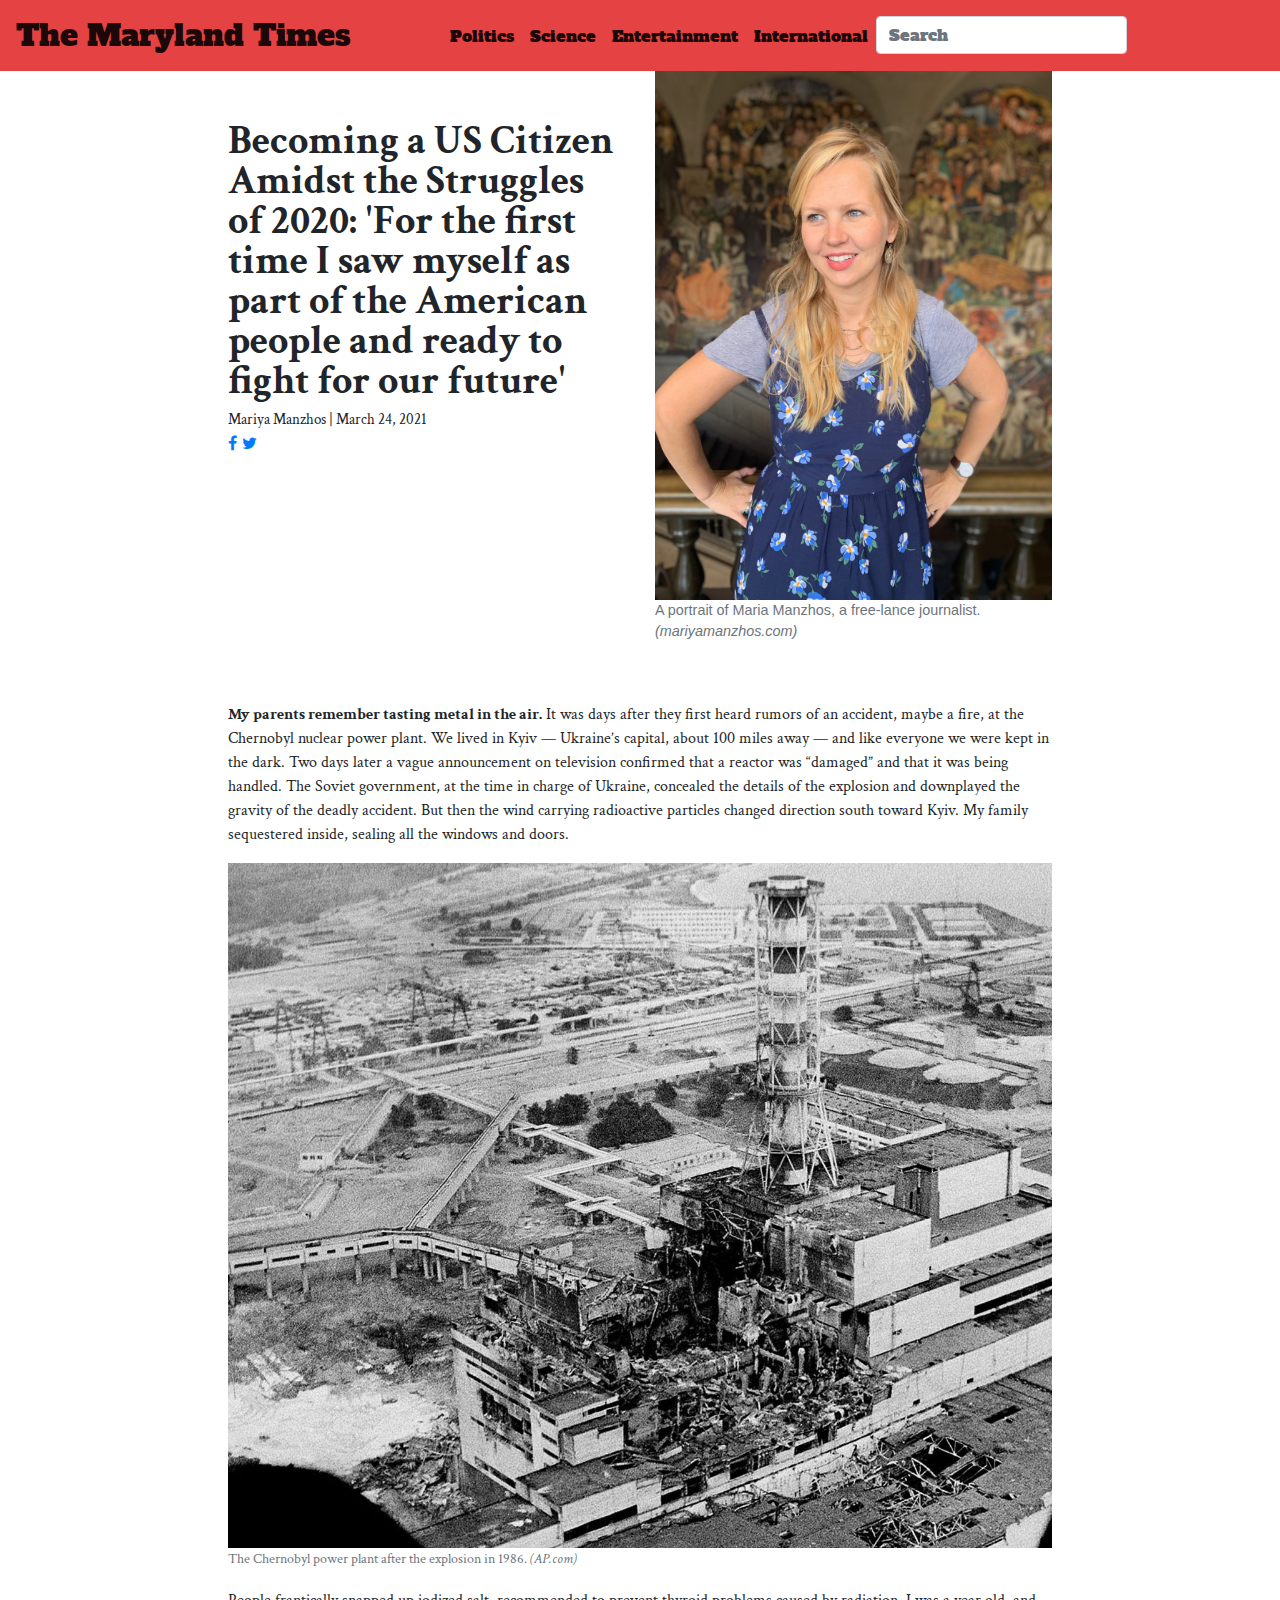
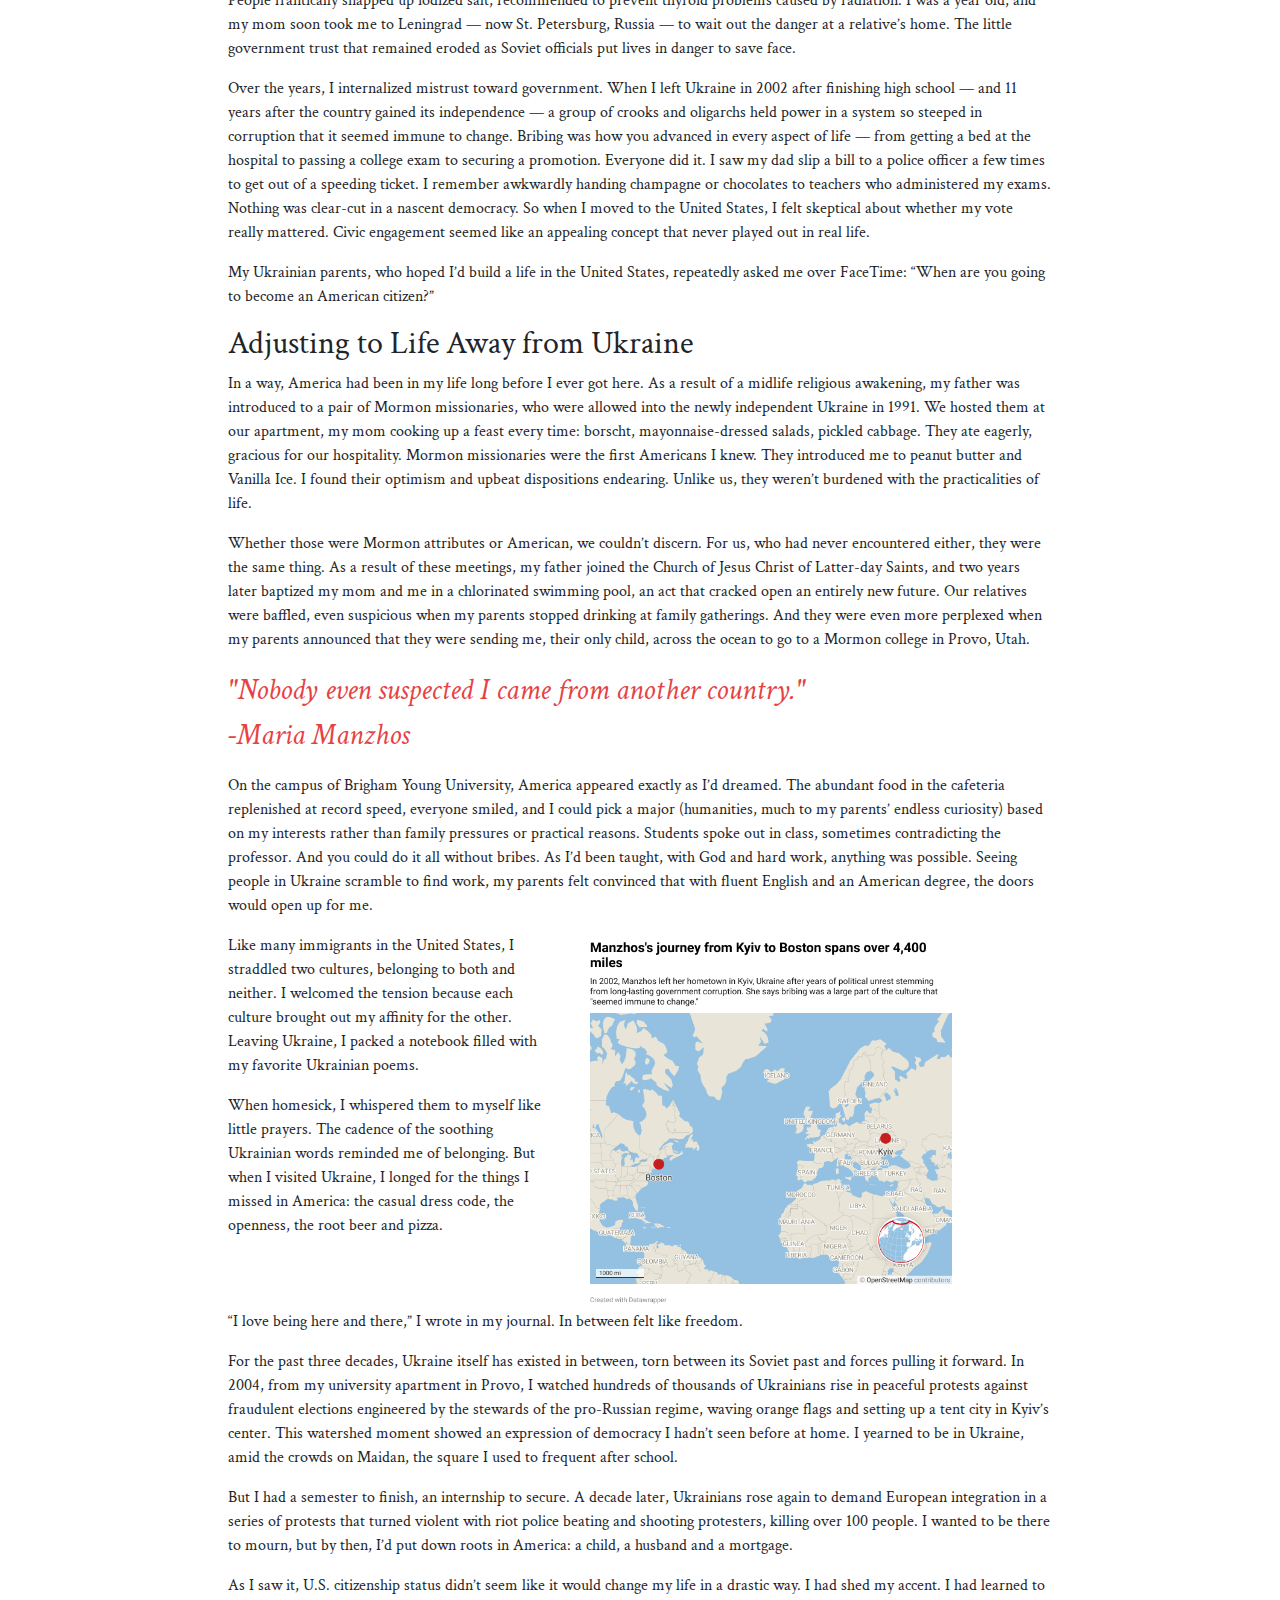
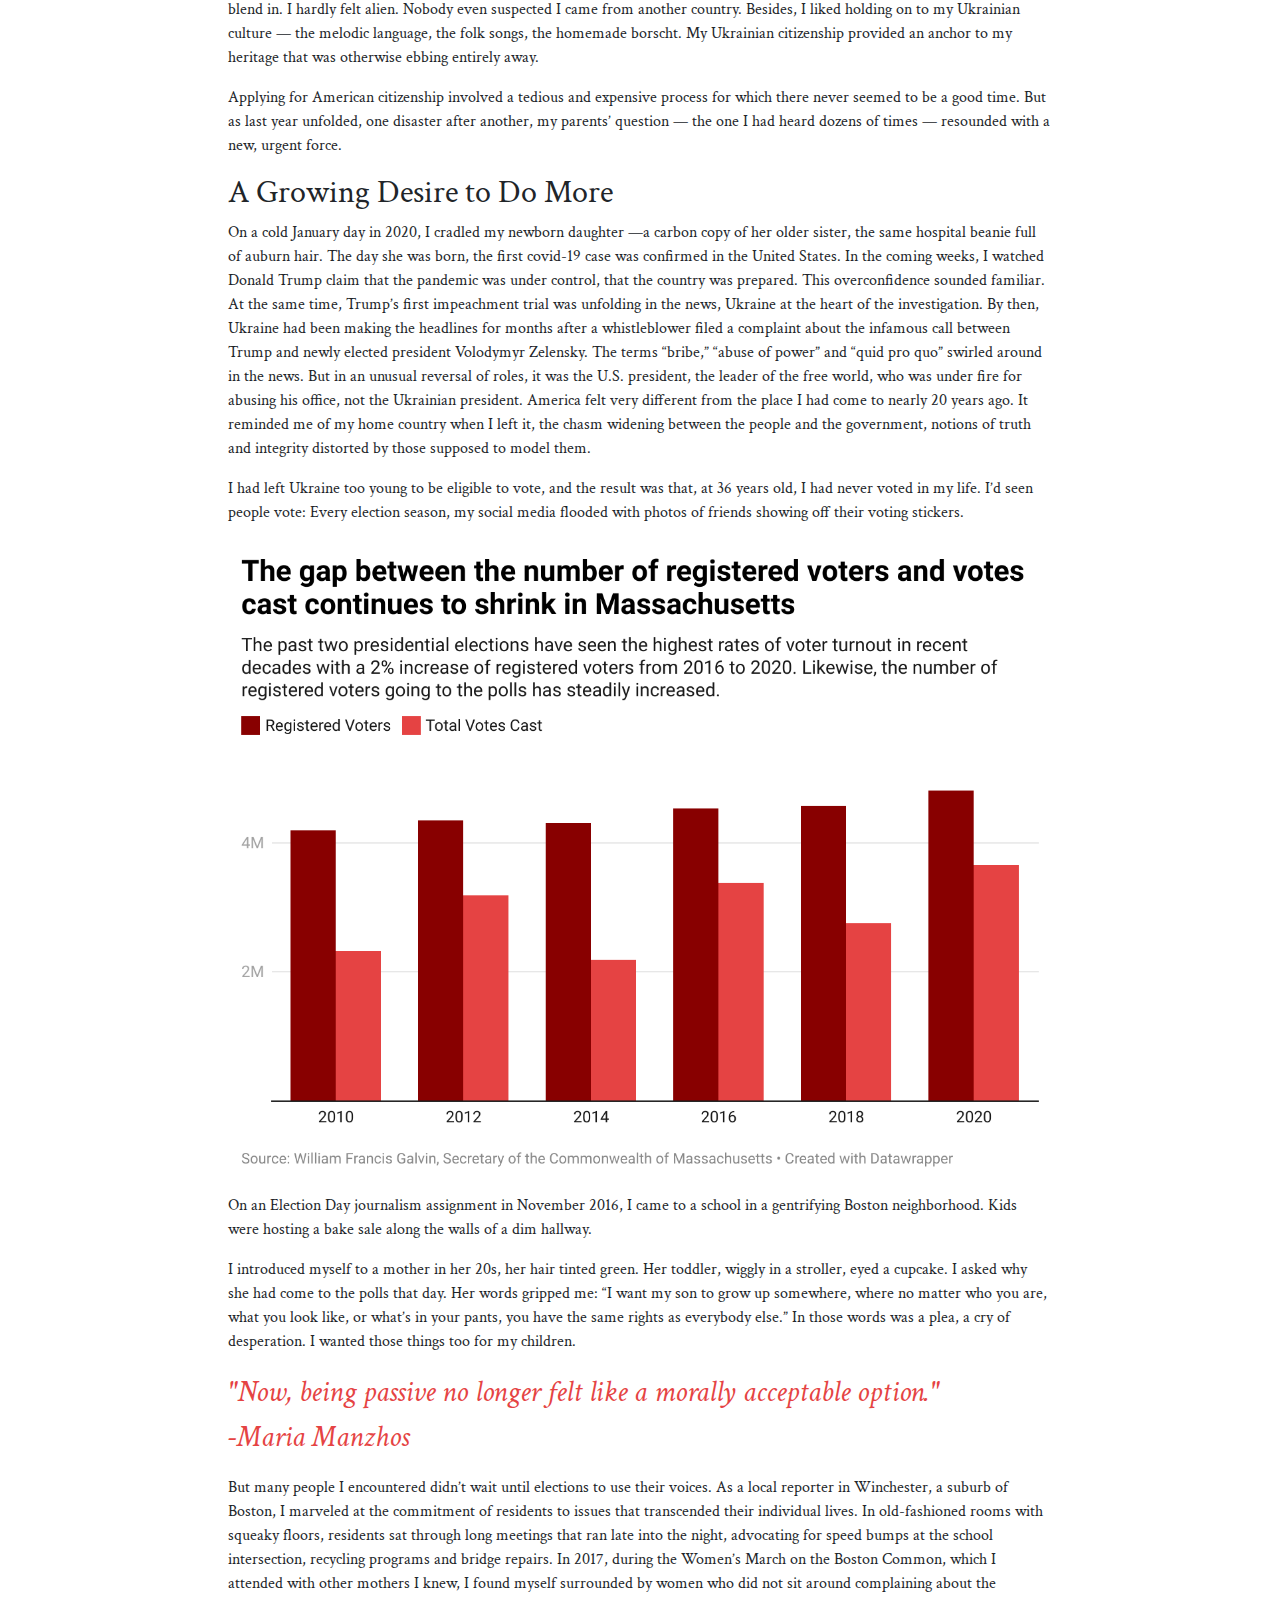
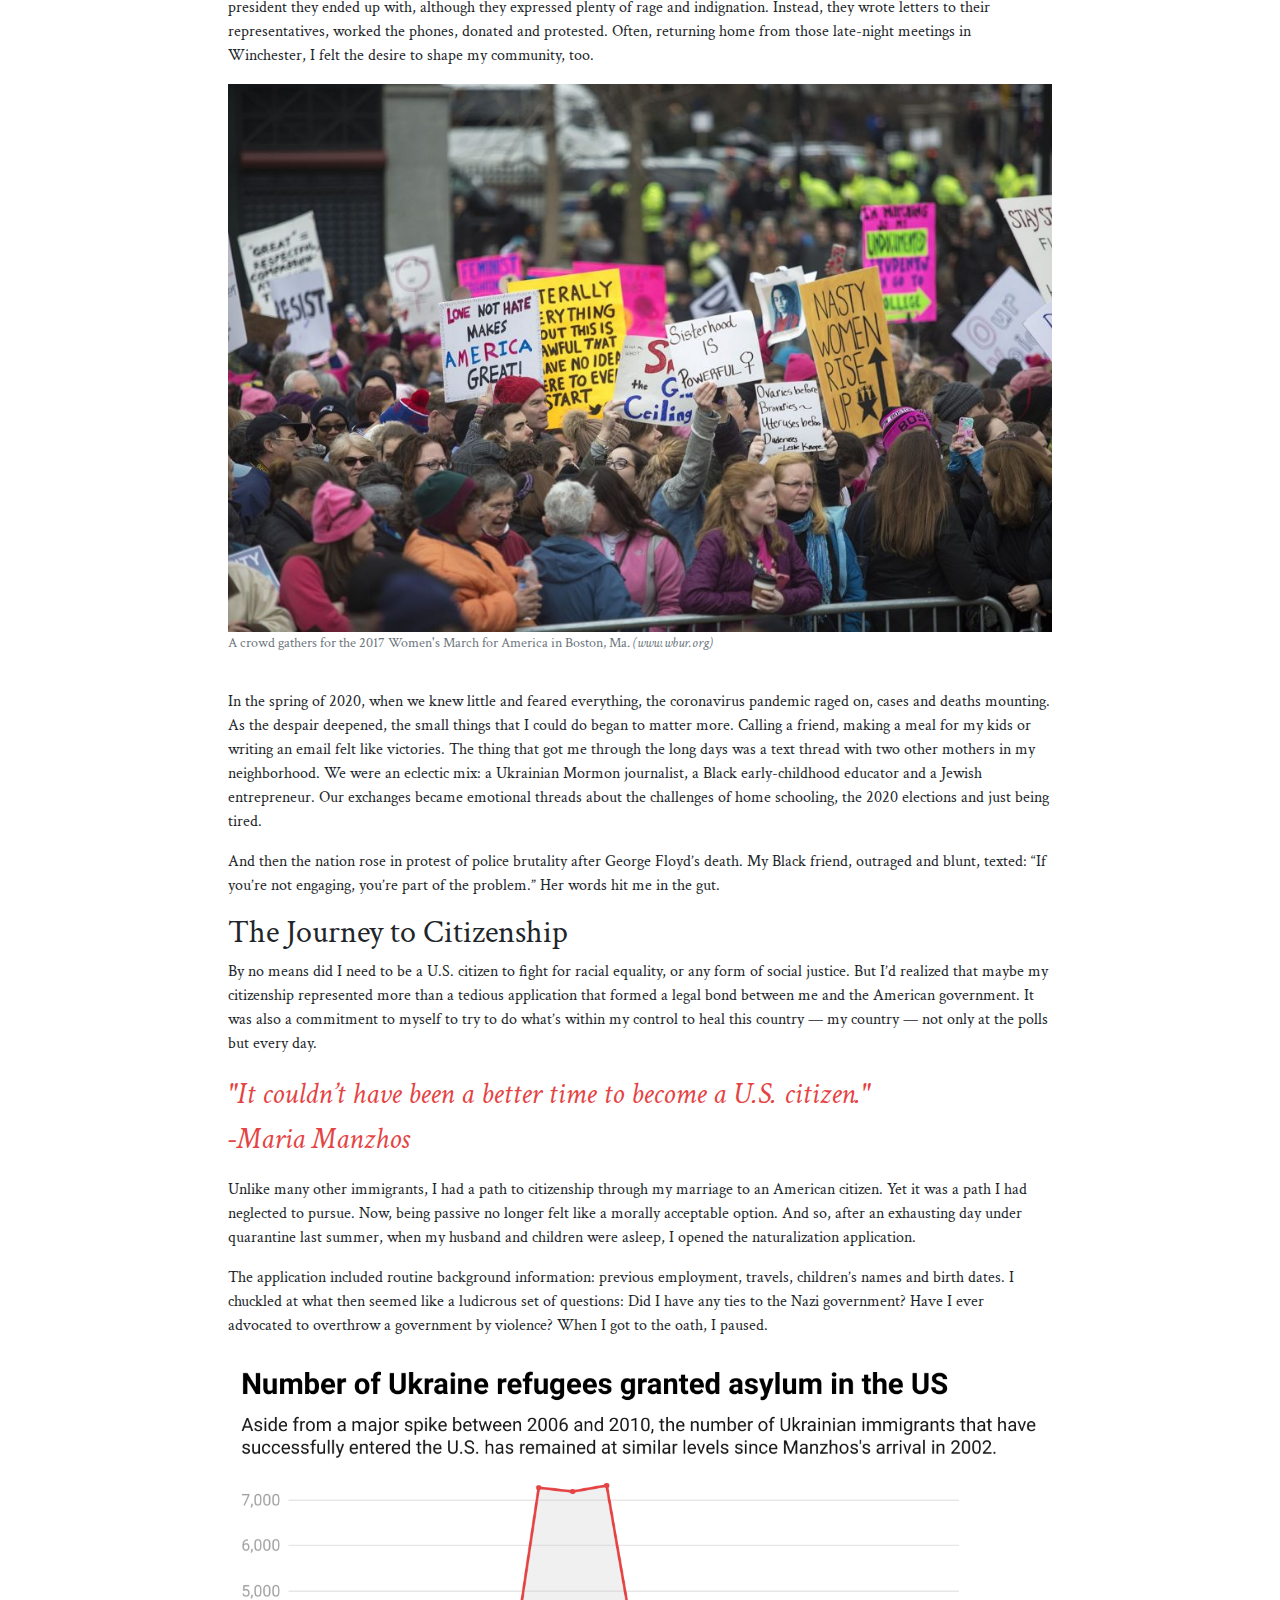
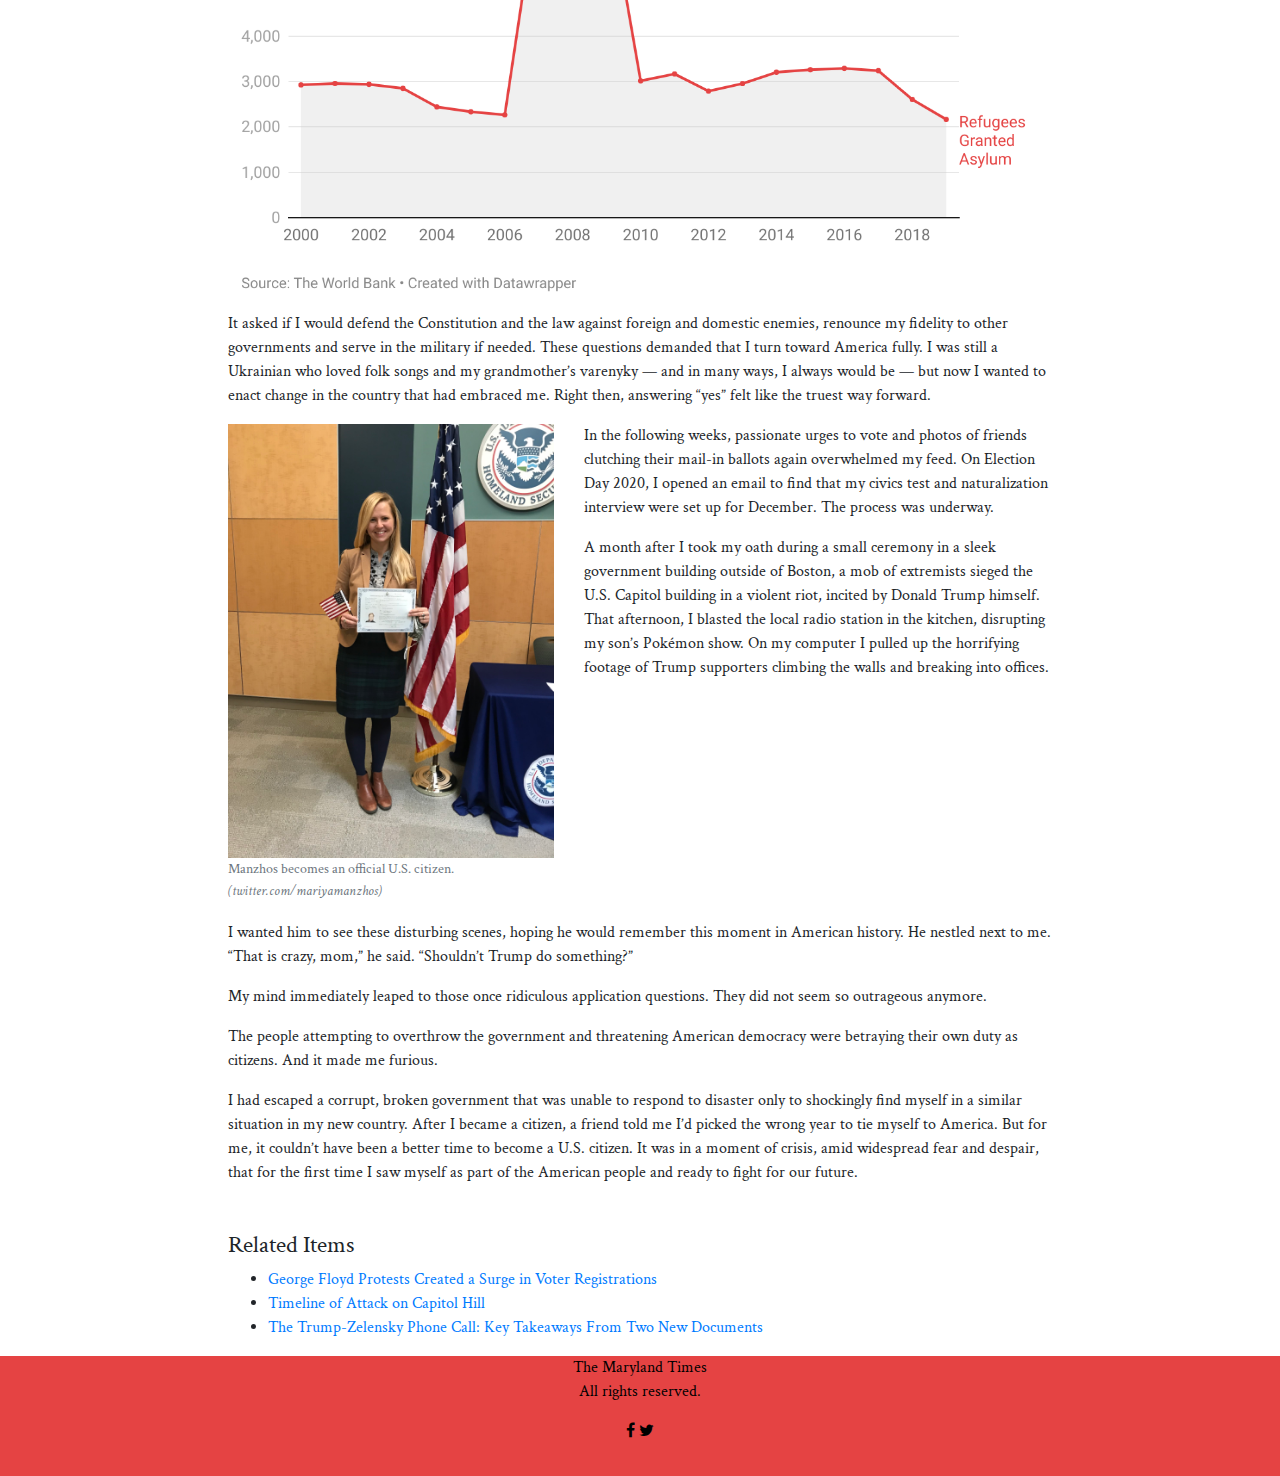
<file: data-viz/final-project.html>
<!doctype html>

<html lang="en">

<head>
  <link rel="stylesheet" href="final-project.css">

   <meta charset="utf-8">
   <meta name="viewport" content="width=device-width, initial-scale=1, shrink-to-fit=no">

   <!-- Bootstrap CSS -->
  <link rel="stylesheet" href="https://stackpath.bootstrapcdn.com/bootstrap/4.4.1/css/bootstrap.min.css" integrity="sha384-Vkoo8x4CGsO3+Hhxv8T/Q5PaXtkKtu6ug5TOeNV6gBiFeWPGFN9MuhOf23Q9Ifjh" crossorigin="anonymous">

  <link rel="preconnect" href="https://fonts.gstatic.com">
  <link href="https://fonts.googleapis.com/css2?family=Alfa+Slab+One&family=Crimson+Text&display=swap" rel="stylesheet">

  <link rel="stylesheet" href="https://cdnjs.cloudflare.com/ajax/libs/font-awesome/4.7.0/css/font-awesome.min.css">

</head>

  <body>
    <!--page topper -->
    <div id="masthead">

      <!-- start of grid -->
      <nav class="navbar navbar-expand-lg navbar-light" style="background-color: #E54343;">
        <a class="navbar-brand" href="#" style="font-size: 30px;">The Maryland Times</a>
        <button class="navbar-toggler" type="button" data-toggle="collapse" data-target="#navbarSupportedContent" aria-controls="navbarSupportedContent" aria-expanded="false" aria-label="Toggle navigation">
          <span class="navbar-toggler-icon"></span>
        </button>

        <!-- start of grid -->
        <div class="container">
            <div class="row">
              <!--column1-->
              <div class="col-md-4">
              </div>
            </div>

        <div class="collapse navbar-collapse" id="navbarTogglerDemo03">
          <ul class="navbar-nav mr-auto mt-2 mt-lg-0">

            <li class="nav-item active">
              <a class="nav-link" href="#">Politics <span class="sr-only">(current)</span></a>
            </li>

            <li class="nav-item active">
              <a class="nav-link" href="#">Science <span class="sr-only">(current)</span></a>
            </li>

            <li class="nav-item active">
              <a class="nav-link" href="#">Entertainment <span class="sr-only">(current)</span></a>
            </li>

            <li class="nav-item active">
              <a class="nav-link" href="#">International <span class="sr-only">(current)</span></a>
            </li>

            <li>
              <form class="form-inline my-2 my-lg-0 right">
                <input class="form-control mr-sm-2" type="search" placeholder="Search" aria-label="Search">
              </form>
            </li>
          </ul>
        </div>
      </nav>
    </div>
  </div>

      <!-- start of grid -->
    <div class="container-fluid">
      <div class="row">
        <!--column1-->
        <div class="col-lg-2"></div>

        <div class="col-lg-4">
          <!--headline-->
          <h1>Becoming a US Citizen Amidst the Struggles of 2020: 'For the first time I saw myself as part of the American people and ready to fight for our future'</h1>

          <!--byline-->
          <div id="byline">Mariya Manzhos | March 24, 2021</div>
          <a href="https://www.facebook.com/sharer.php?..." class="fa fa-facebook"></a>
          <a href="https://twitter.com/intent/tweet?url=https://kaitlevinson.github.io/Kaitlyn-Levinson-Jour352/data-viz/rough-version-final-project.html" class="fa fa-twitter"></a>
        </div>

        <div class="col-lg-4">
            <img src="mariya-manzhos.jpeg" alt="Portrait of Mariya Manzhos" width="100%">

            <!--caption for Manzhos portrait-->
            </figure>
              <figcaption class="figure-caption">A portrait of Maria Manzhos, a free-lance journalist. <i>(mariyamanzhos.com)</i></figcaption>
            </figure>
        </div>

        <div class="col-lg-2"></div>
      </div>
    </div>

      <div class="container-fluid">
        <div class="row">
          <div class="col-sm-2"></div>

          <div class="col-lg-8">

            <p><strong>My parents remember tasting metal in the air.</strong> It was days after they first heard rumors of an accident, maybe a fire, at the Chernobyl nuclear power plant. We lived in Kyiv — Ukraine’s capital, about 100 miles away — and like everyone we were kept in the dark. Two days later a vague announcement on television confirmed that a reactor was “damaged” and that it was being handled. The Soviet government, at the time in charge of Ukraine, concealed the details of the explosion and downplayed the gravity of the deadly accident. But then the wind carrying radioactive particles changed direction south toward Kyiv. My family sequestered inside, sealing all the windows and doors.</p>

            <!--chernobyl picture-->
            <img src="chernobyl-3.jpeg" alt="The destroyed nuclear powerplant in Chernobyl" width="100%">

            <!--caption for Manzhos portrait-->
            </figure>
              <figcaption class="figure-caption">The Chernobyl power plant after the explosion in 1986. <i>(AP.com)</i></figcaption>
            </figure>

            <p>People frantically snapped up iodized salt, recommended to prevent thyroid problems caused by radiation. I was a year old, and my mom soon took me to Leningrad — now St. Petersburg, Russia — to wait out the danger at a relative’s home. The little government trust that remained eroded as Soviet officials put lives in danger to save face.</p>

            <p>Over the years, I internalized mistrust toward government. When I left Ukraine in 2002 after finishing high school — and 11 years after the country gained its independence — a group of crooks and oligarchs held power in a system so steeped in corruption that it seemed immune to change. Bribing was how you advanced in every aspect of life — from getting a bed at the hospital to passing a college exam to securing a promotion. Everyone did it. I saw my dad slip a bill to a police officer a few times to get out of a speeding ticket. I remember awkwardly handing champagne or chocolates to teachers who administered my exams. Nothing was clear-cut in a nascent democracy. So when I moved to the United States, I felt skeptical about whether my vote really mattered. Civic engagement seemed like an appealing concept that never played out in real life.</p>

            <p>My Ukrainian parents, who hoped I’d build a life in the United States, repeatedly asked me over FaceTime: “When are you going to become an American citizen?”</p>

            <!--subheading-->
            <h2>Adjusting to Life Away from Ukraine</h2>

            <p>In a way, America had been in my life long before I ever got here. As a result of a midlife religious awakening, my father was introduced to a pair of Mormon missionaries, who were allowed into the newly independent Ukraine in 1991. We hosted them at our apartment, my mom cooking up a feast every time: borscht, mayonnaise-dressed salads, pickled cabbage. They ate eagerly, gracious for our hospitality. Mormon missionaries were the first Americans I knew. They introduced me to peanut butter and Vanilla Ice. I found their optimism and upbeat dispositions endearing. Unlike us, they weren’t burdened with the practicalities of life.</p>

            <p>Whether those were Mormon attributes or American, we couldn’t discern. For us, who had never encountered either, they were the same thing. As a result of these meetings, my father joined the Church of Jesus Christ of Latter-day Saints, and two years later baptized my mom and me in a chlorinated swimming pool, an act that cracked open an entirely new future. Our relatives were baffled, even suspicious when my parents stopped drinking at family gatherings. And they were even more perplexed when my parents announced that they were sending me, their only child, across the ocean to go to a Mormon college in Provo, Utah.</p>

            <!--pullquote-->
            <blockquote>"Nobody even suspected I came from another country."<br>-Maria Manzhos</blockquote>

            <p>On the campus of Brigham Young University, America appeared exactly as I’d dreamed. The abundant food in the cafeteria replenished at record speed, everyone smiled, and I could pick a major (humanities, much to my parents’ endless curiosity) based on my interests rather than family pressures or practical reasons. Students spoke out in class, sometimes contradicting the professor. And you could do it all without bribes. As I’d been taught, with God and hard work, anything was possible. Seeing people in Ukraine scramble to find work, my parents felt convinced that with fluent English and an American degree, the doors would open up for me.</p>

              <div class="row">
                <div class="col-lg-5">
                  <p>Like many immigrants in the United States, I straddled two cultures, belonging to both and neither. I welcomed the tension because each culture brought out my affinity for the other. Leaving Ukraine, I packed a notebook filled with my favorite Ukrainian poems.</p>

                  <p>When homesick, I whispered them to myself like little prayers. The cadence of the soothing Ukrainian words reminded me of belonging. But when I visited Ukraine, I longed for the things I missed in America: the casual dress code, the openness, the root beer and pizza.</p>
                </div>

                <div class="col-lg-7">
                  <img src="kyiv-boston-map.png" alt="Map of Kyiv to Massachusetts" width="80%">
                </div>
              </div>

            <p>“I love being here and there,” I wrote in my journal. In between felt like freedom.</p>

            <p>For the past three decades, Ukraine itself has existed in between, torn between its Soviet past and forces pulling it forward. In 2004, from my university apartment in Provo, I watched hundreds of thousands of Ukrainians rise in peaceful protests against fraudulent elections engineered by the stewards of the pro-Russian regime, waving orange flags and setting up a tent city in Kyiv’s center. This watershed moment showed an expression of democracy I hadn’t seen before at home. I yearned to be in Ukraine, amid the crowds on Maidan, the square I used to frequent after school.</p>

            <p>But I had a semester to finish, an internship to secure. A decade later, Ukrainians rose again to demand European integration in a series of protests that turned violent with riot police beating and shooting protesters, killing over 100 people. I wanted to be there to mourn, but by then, I’d put down roots in America: a child, a husband and a mortgage.</p>

            <p>As I saw it, U.S. citizenship status didn’t seem like it would change my life in a drastic way. I had shed my accent. I had learned to blend in. I hardly felt alien. Nobody even suspected I came from another country. Besides, I liked holding on to my Ukrainian culture — the melodic language, the folk songs, the homemade borscht. My Ukrainian citizenship provided an anchor to my heritage that was otherwise ebbing entirely away.</p>

            <p>Applying for American citizenship involved a tedious and expensive process for which there never seemed to be a good time. But as last year unfolded, one disaster after another, my parents’ question — the one I had heard dozens of times — resounded with a new, urgent force.</p>

            <!--subheading-->
            <h2>A Growing Desire to Do More</h2>

            <p>On a cold January day in 2020, I cradled my newborn daughter —a carbon copy of her older sister, the same hospital beanie full of auburn hair. The day she was born, the first covid-19 case was confirmed in the United States. In the coming weeks, I watched Donald Trump claim that the pandemic was under control, that the country was prepared. This overconfidence sounded familiar. At the same time, Trump’s first impeachment trial was unfolding in the news, Ukraine at the heart of the investigation. By then, Ukraine had been making the headlines for months after a whistleblower filed a complaint about the infamous call between Trump and newly elected president Volodymyr Zelensky. The terms “bribe,” “abuse of power” and “quid pro quo” swirled around in the news. But in an unusual reversal of roles, it was the U.S. president, the leader of the free world, who was under fire for abusing his office, not the Ukrainian president. America felt very different from the place I had come to nearly 20 years ago. It reminded me of my home country when I left it, the chasm widening between the people and the government, notions of truth and integrity distorted by those supposed to model them.</p>

            <p>I had left Ukraine too young to be eligible to vote, and the result was that, at 36 years old, I had never voted in my life. I’d seen people vote: Every election season, my social media flooded with photos of friends showing off their voting stickers.</p>

            <img src="red-voter-gap.png" alt="Voter registration chart" width="100%">

            <p>On an Election Day journalism assignment in November 2016, I came to a school in a gentrifying Boston neighborhood. Kids were hosting a bake sale along the walls of a dim hallway.</p>

             <p>I introduced myself to a mother in her 20s, her hair tinted green. Her toddler, wiggly in a stroller, eyed a cupcake. I asked why she had come to the polls that day. Her words gripped me: “I want my son to grow up somewhere, where no matter who you are, what you look like, or what’s in your pants, you have the same rights as everybody else.” In those words was a plea, a cry of desperation. I wanted those things too for my children.</p>

            <!--pullquote-->
            <blockquote>"Now, being passive no longer felt like a morally acceptable option."<br>-Maria Manzhos</blockquote>

            <p>But many people I encountered didn’t wait until elections to use their voices. As a local reporter in Winchester, a suburb of Boston, I marveled at the commitment of residents to issues that transcended their individual lives. In old-fashioned rooms with squeaky floors, residents sat through long meetings that ran late into the night, advocating for speed bumps at the school intersection, recycling programs and bridge repairs. In 2017, during the Women’s March on the Boston Common, which I attended with other mothers I knew, I found myself surrounded by women who did not sit around complaining about the president they ended up with, although they expressed plenty of rage and indignation. Instead, they wrote letters to their representatives, worked the phones, donated and protested. Often, returning home from those late-night meetings in Winchester, I felt the desire to shape my community, too.</p>

            <img src="womens-march.jpeg" alt="A crowd at the 2017 Women's March in Boston" width="100%">

            <!--caption for womens march photo-->
            <figure>
              <figcaption class="figure-caption">A crowd gathers for the 2017 Women's March for America in Boston, Ma. <i>(www.wbur.org)</i></figcaption>
            </figure>

            <p>In the spring of 2020, when we knew little and feared everything, the coronavirus pandemic raged on, cases and deaths mounting. As the despair deepened, the small things that I could do began to matter more. Calling a friend, making a meal for my kids or writing an email felt like victories. The thing that got me through the long days was a text thread with two other mothers in my neighborhood. We were an eclectic mix: a Ukrainian Mormon journalist, a Black early-childhood educator and a Jewish entrepreneur. Our exchanges became emotional threads about the challenges of home schooling, the 2020 elections and just being tired.</p>

            <p>And then the nation rose in protest of police brutality after George Floyd’s death. My Black friend, outraged and blunt, texted: “If you’re not engaging, you’re part of the problem.” Her words hit me in the gut.</p>

            <!--subheading-->
            <h2>The Journey to Citizenship</h2>

            <p>By no means did I need to be a U.S. citizen to fight for racial equality, or any form of social justice. But I’d realized that maybe my citizenship represented more than a tedious application that formed a legal bond between me and the American government. It was also a commitment to myself to try to do what’s within my control to heal this country — my country — not only at the polls but every day.</p>

            <!--pullquote-->
            <blockquote>"It couldn’t have been a better time to become a U.S. citizen."<br>-Maria Manzhos</blockquote>

            <p>Unlike many other immigrants, I had a path to citizenship through my marriage to an American citizen. Yet it was a path I had neglected to pursue. Now, being passive no longer felt like a morally acceptable option. And so, after an exhausting day under quarantine last summer, when my husband and children were asleep, I opened the naturalization application.</p>

            <p>The application included routine background information: previous employment, travels, children’s names and birth dates. I chuckled at what then seemed like a ludicrous set of questions: Did I have any ties to the Nazi government? Have I ever advocated to overthrow a government by violence? When I got to the oath, I paused.</p>

            <img src="red-number-of-refugees.png" alt="Chart of Ukraine refugee statistics" width="100%">

            <p>It asked if I would defend the Constitution and the law against foreign and domestic enemies, renounce my fidelity to other governments and serve in the military if needed. These questions demanded that I turn toward America fully. I was still a Ukrainian who loved folk songs and my grandmother’s varenyky — and in many ways, I always would be — but now I wanted to enact change in the country that had embraced me. Right then, answering “yes” felt like the truest way forward.</p>

              <div class="row">
                <div class="col-lg-5">
                  <img src="manzhos-citizenship.jpeg" alt="Photo of Mariya Manzhos after becoming a citizen" width="100%">

                  <!--caption for photo of manzhos citizenship-->
                  </figure>
                    <figcaption class="figure-caption">Manzhos becomes an official U.S. citizen. <i>(twitter.com/mariyamanzhos)</i></figcaption>
                  </figure>
                </div>

                <div class="col-lg-7">
                  <p>In the following weeks, passionate urges to vote and photos of friends clutching their mail-in ballots again overwhelmed my feed. On Election Day 2020, I opened an email to find that my civics test and naturalization interview were set up for December. The process was underway.</p>

                  <p>A month after I took my oath during a small ceremony in a sleek government building outside of Boston, a mob of extremists sieged the U.S. Capitol building in a violent riot, incited by Donald Trump himself. That afternoon, I blasted the local radio station in the kitchen, disrupting my son’s Pokémon show. On my computer I pulled up the horrifying footage of Trump supporters climbing the walls and breaking into offices.</p>
                </div>
              </div>

            <p>I wanted him to see these disturbing scenes, hoping he would remember this moment in American history. He nestled next to me. “That is crazy, mom,” he said. “Shouldn’t Trump do something?”</p>

            <p>My mind immediately leaped to those once ridiculous application questions. They did not seem so outrageous anymore.</p>

            <p>The people attempting to overthrow the government and threatening American democracy were betraying their own duty as citizens. And it made me furious.</p>

            <p>I had escaped a corrupt, broken government that was unable to respond to disaster only to shockingly find myself in a similar situation in my new country. After I became a citizen, a friend told me I’d picked the wrong year to tie myself to America. But for me, it couldn’t have been a better time to become a U.S. citizen. It was in a moment of crisis, amid widespread fear and despair, that for the first time I saw myself as part of the American people and ready to fight for our future.</p>

            <h4>Related Items</h4>
            <ul>
              <li><a href="https://www.cnbc.com/2020/06/05/george-floyd-protests-created-surge-in-voter-registrations-groups-say.html" target="_new">George Floyd Protests Created a Surge in Voter Registrations</a></li>

              <li><a href="https://abcnews.go.com/US/visual-timeline-attack-capitol-hill-unfolded/story?id=75112066" target="_new">Timeline of Attack on Capitol Hill</a></li>

              <li><a href="https://www.nytimes.com/2019/09/25/us/politics/ukraine-phone-call-transcript.html">The Trump-Zelensky Phone Call: Key Takeaways From Two New Documents</a></li>
            </ul>
          </div>
        </div>
      <div class="col-sm-2"></div>
    </div>

    <!--footer-->
    <div class="footer">
      <p style="color:black; font:'Crimson Text', serif;">The Maryland Times<br>All rights reserved.</p>
      <a href="https://www.facebook.com/sharer.php?..." class="fa fa-facebook" style="color:black;"></a>
      <a href="https://twitter.com/intent/tweet?url=https://kaitlevinson.github.io/Kaitlyn-Levinson-Jour352/data-viz/rough-version-final-project.html" class="fa fa-twitter" style="color:black;"></a>
    </div>

      <!-- jQuery first, then Popper.js, then Bootstrap JS -->
      <script src="https://code.jquery.com/jquery-3.4.1.slim.min.js" integrity="sha384-J6qa4849blE2+poT4WnyKhv5vZF5SrPo0iEjwBvKU7imGFAV0wwj1yYfoRSJoZ+n" crossorigin="anonymous"></script>
      <script src="https://cdn.jsdelivr.net/npm/popper.js@1.16.0/dist/umd/popper.min.js" integrity="sha384-Q6E9RHvbIyZFJoft+2mJbHaEWldlvI9IOYy5n3zV9zzTtmI3UksdQRVvoxMfooAo" crossorigin="anonymous"></script>
      <script src="https://stackpath.bootstrapcdn.com/bootstrap/4.4.1/js/bootstrap.min.js" integrity="sha384-wfSDF2E50Y2D1uUdj0O3uMBJnjuUD4Ih7YwaYd1iqfktj0Uod8GCExl3Og8ifwB6" crossorigin="anonymous"></script>

</body>
</html>
</file>
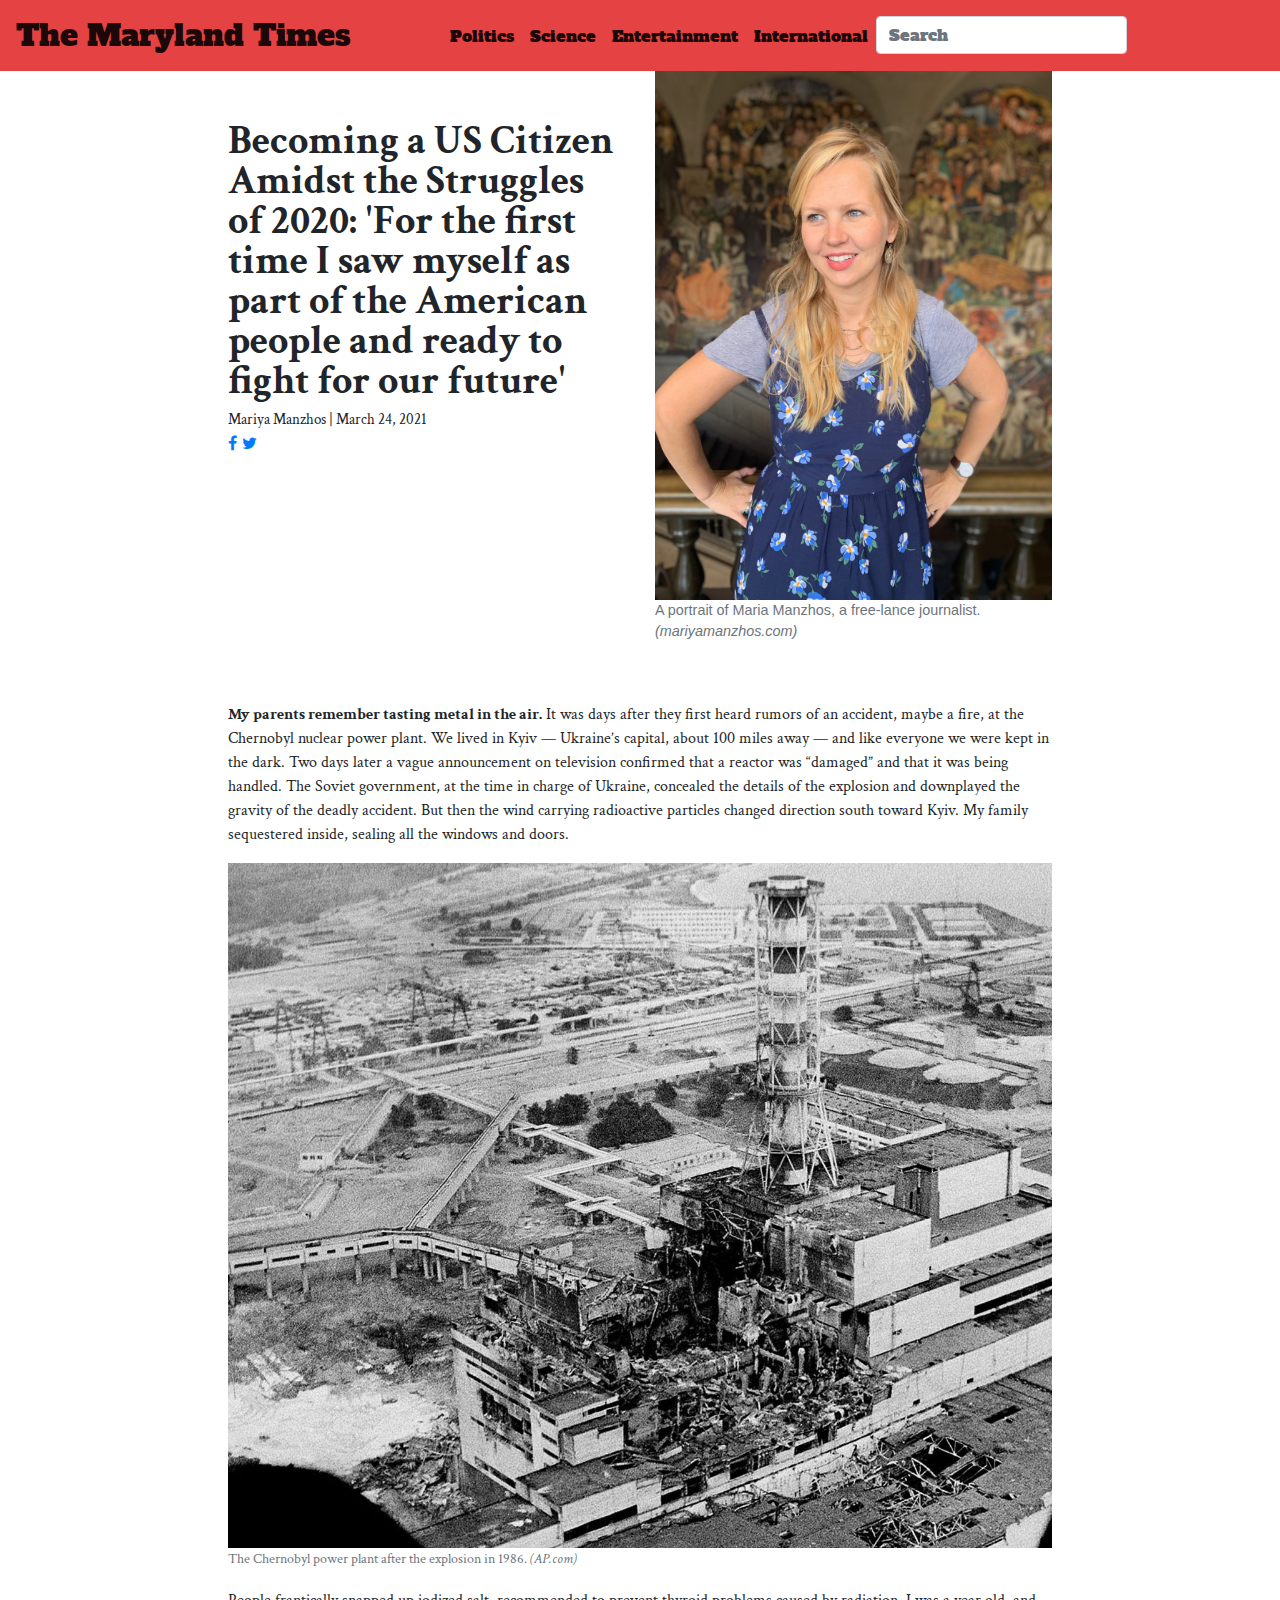
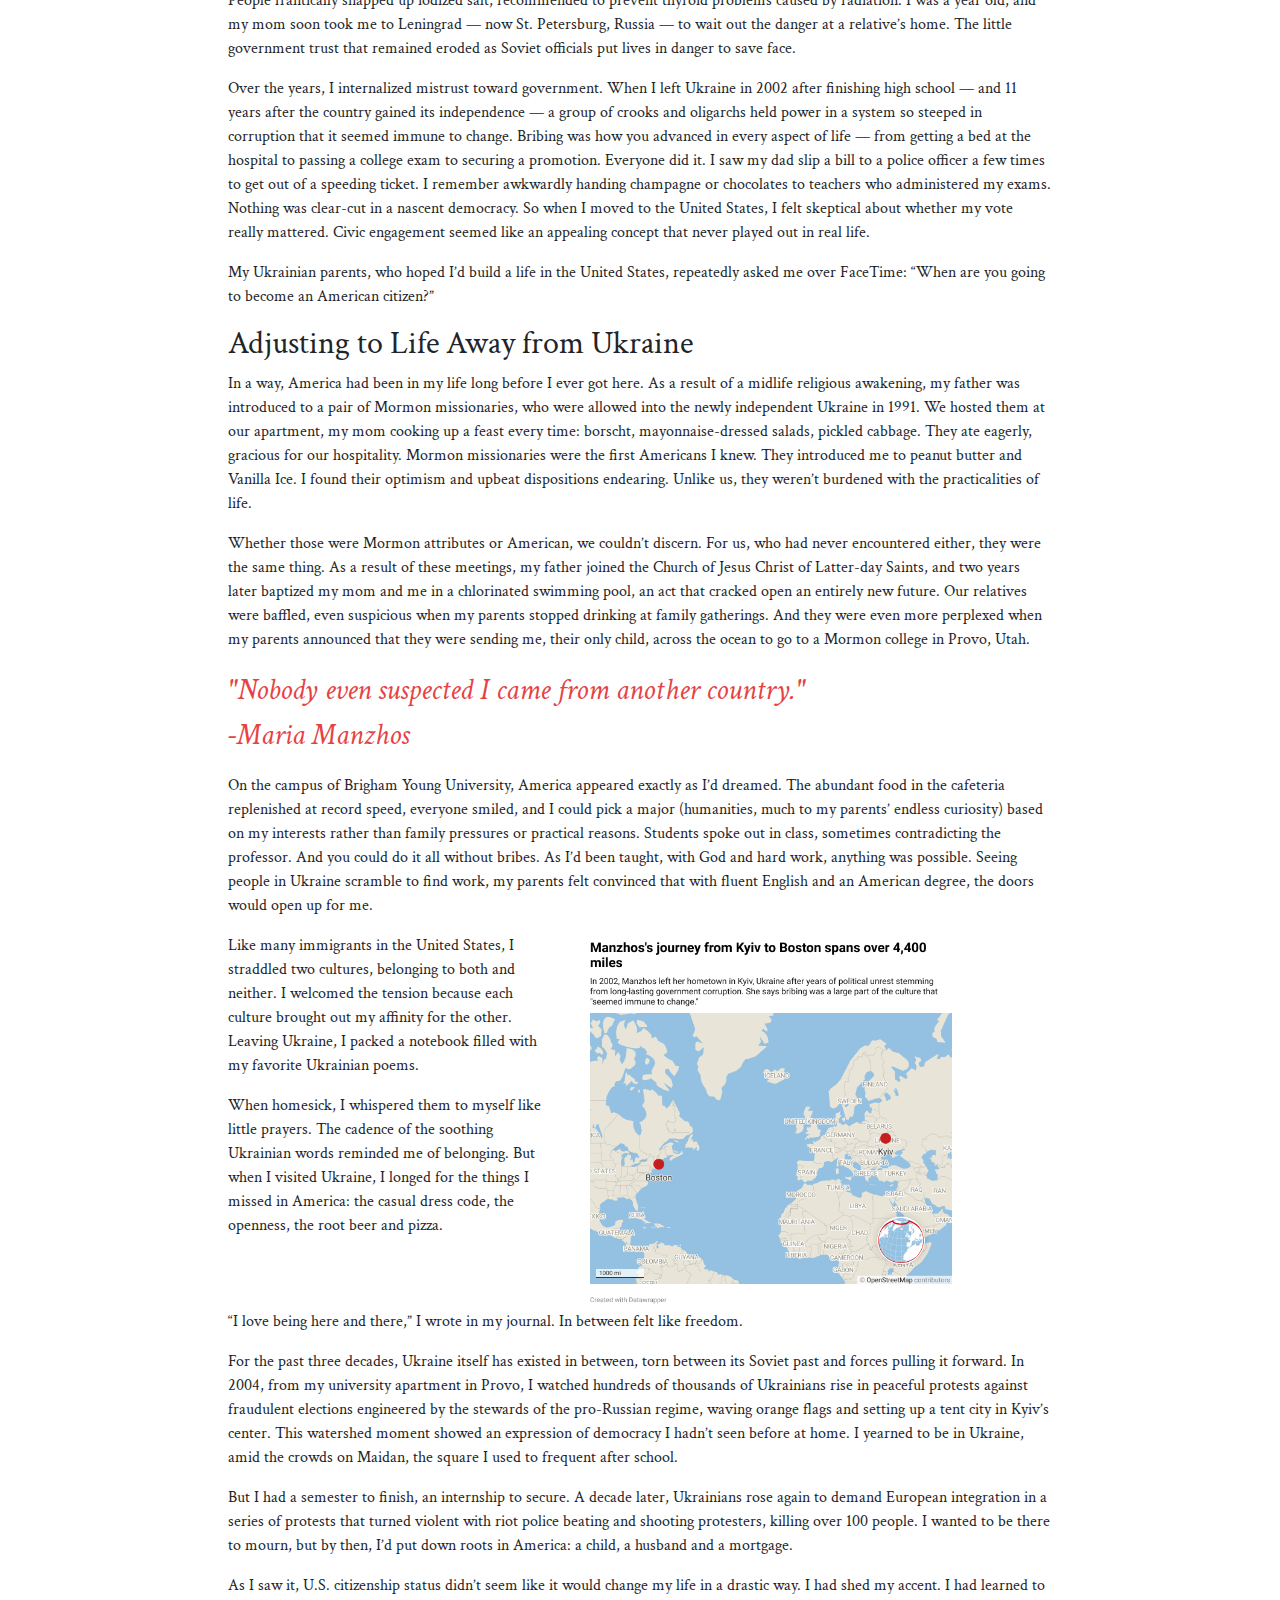
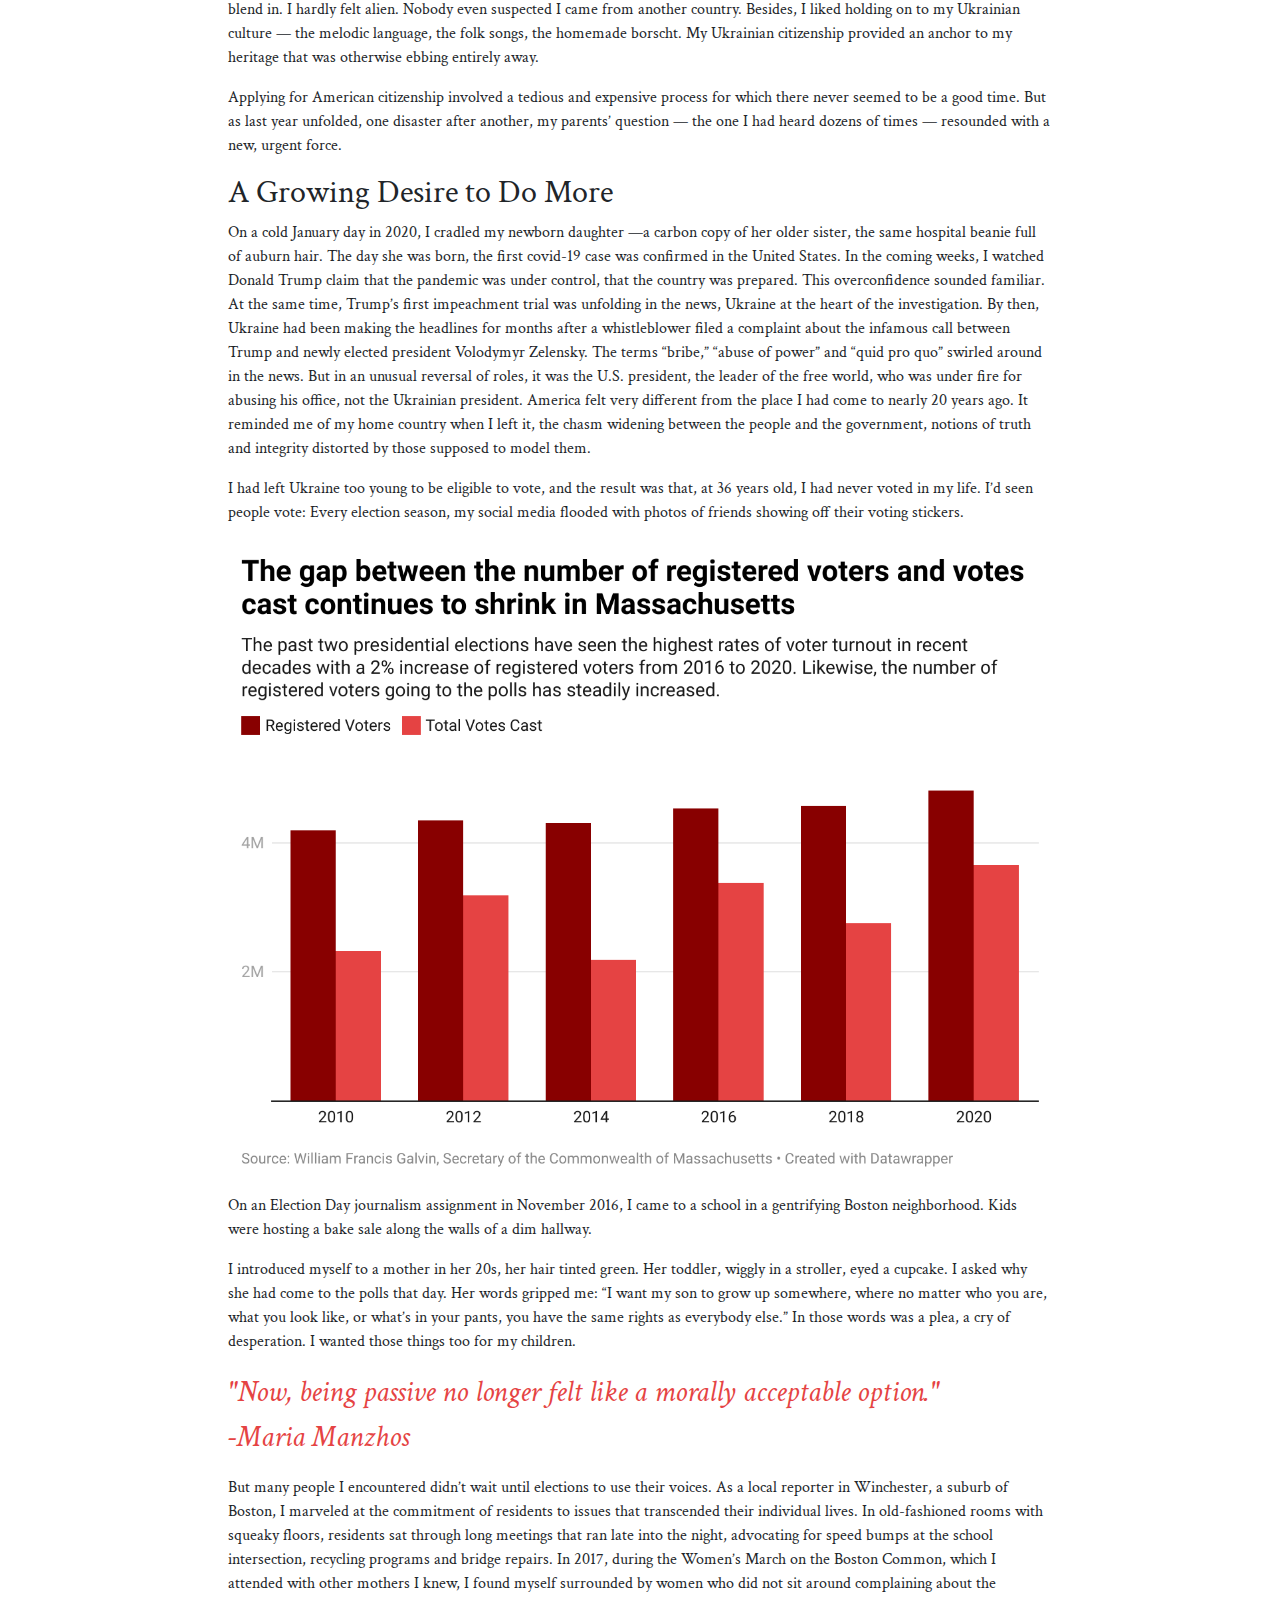
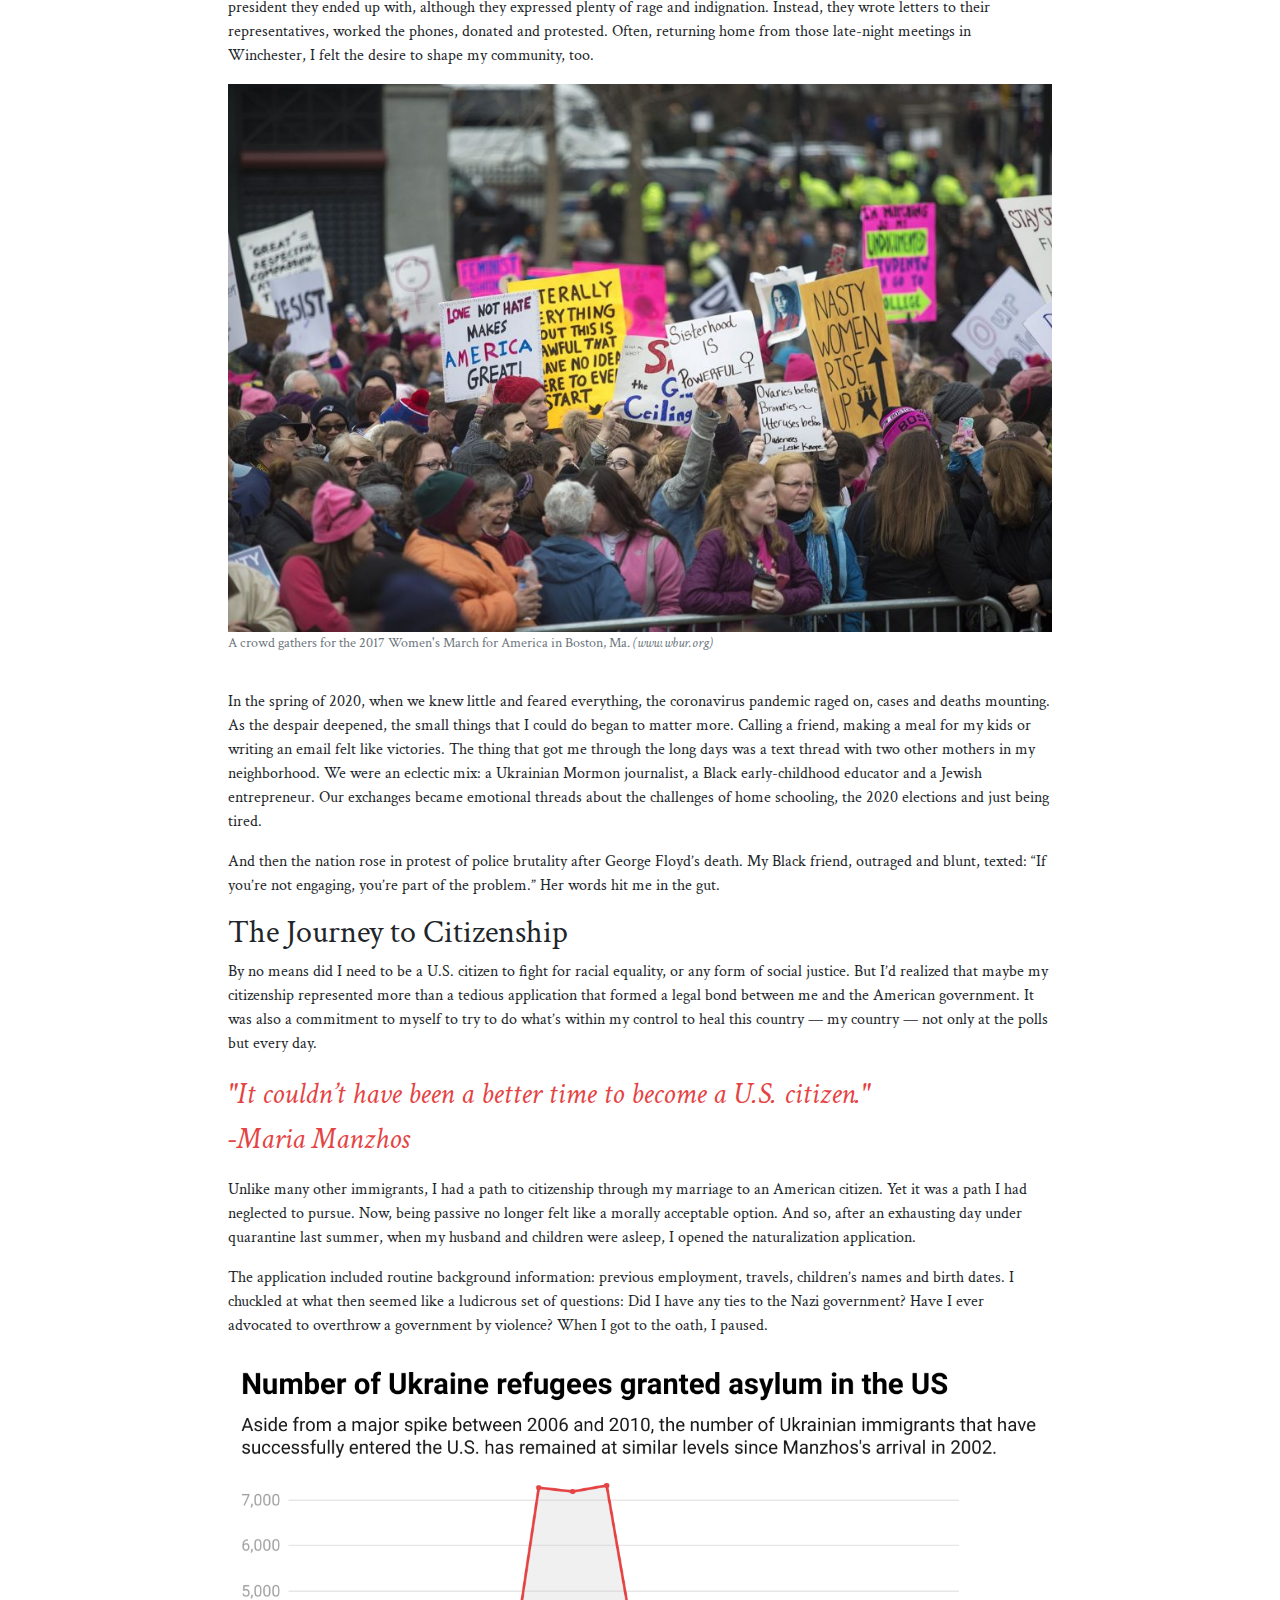
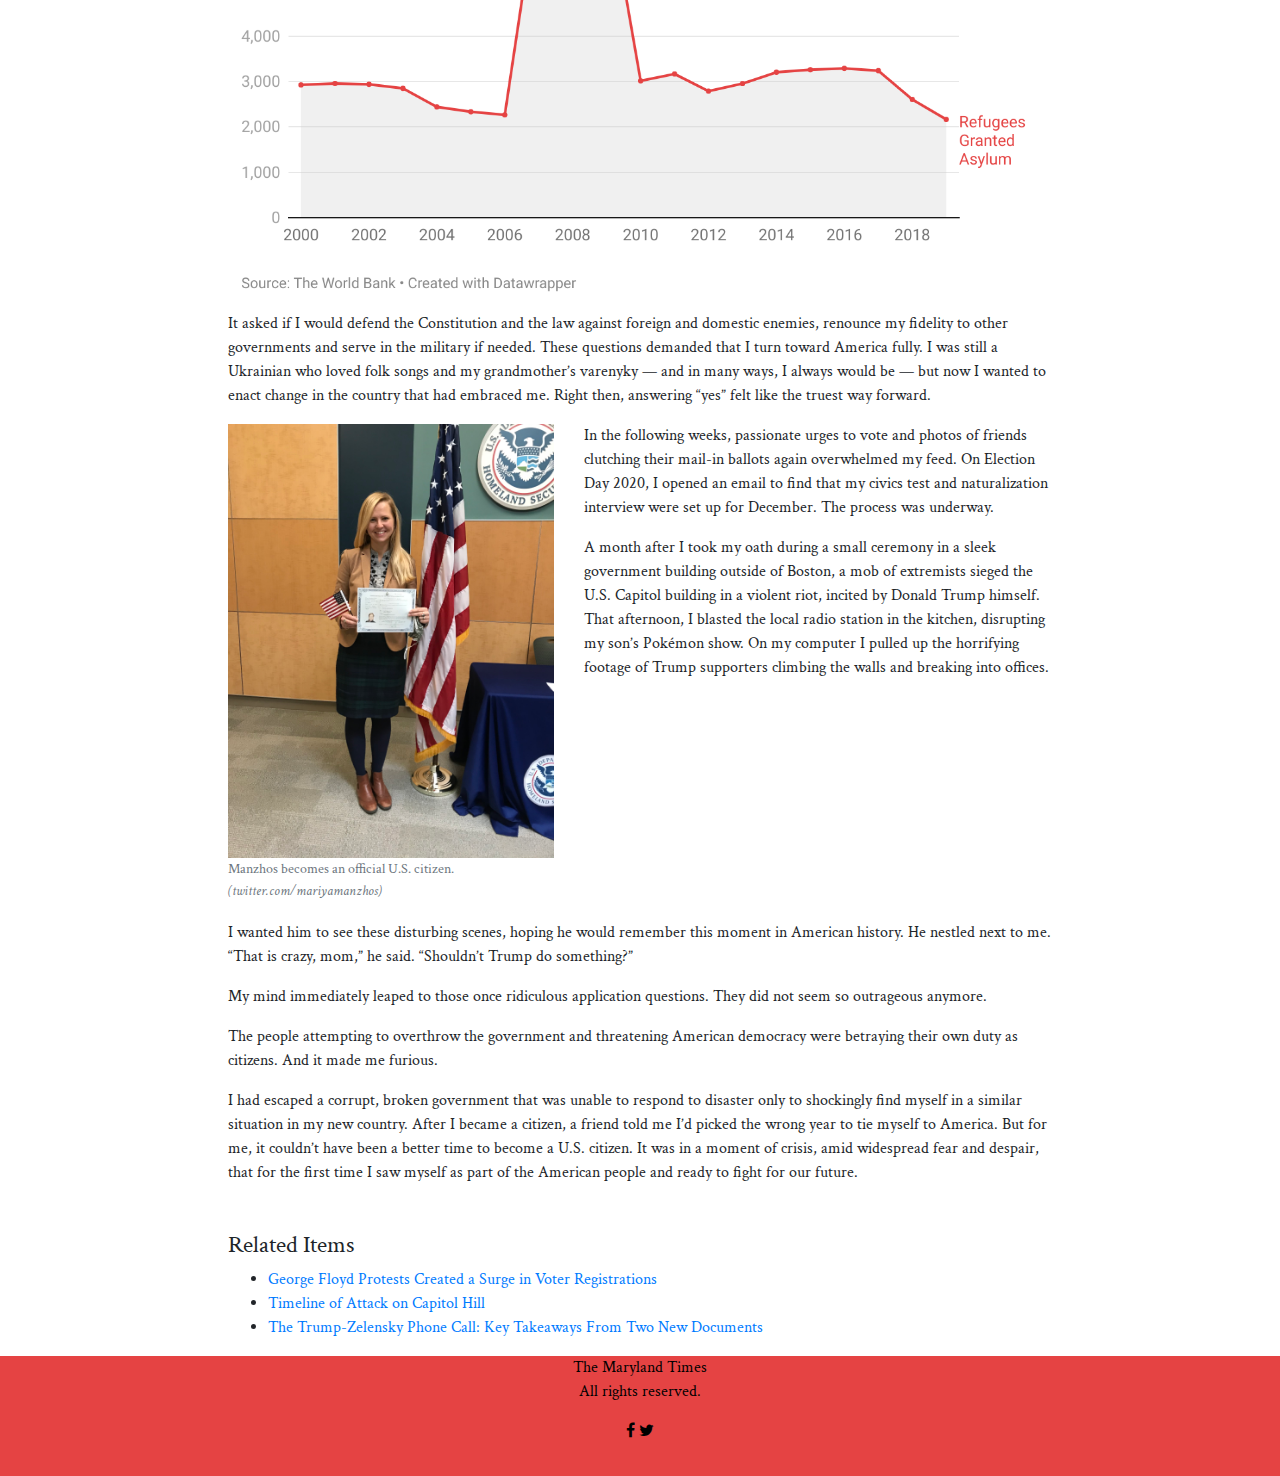
<file: data-viz/rough-version-final-project.html>
<!doctype html>

<html lang="en">

<head>
  <link rel="stylesheet" href="roughversionfinalproject.css">

   <meta charset="utf-8">
   <meta name="viewport" content="width=device-width, initial-scale=1, shrink-to-fit=no">

   <!-- Bootstrap CSS -->
  <link rel="stylesheet" href="https://stackpath.bootstrapcdn.com/bootstrap/4.4.1/css/bootstrap.min.css" integrity="sha384-Vkoo8x4CGsO3+Hhxv8T/Q5PaXtkKtu6ug5TOeNV6gBiFeWPGFN9MuhOf23Q9Ifjh" crossorigin="anonymous">

  <link rel="preconnect" href="https://fonts.gstatic.com">
  <link href="https://fonts.googleapis.com/css2?family=Alfa+Slab+One&family=Crimson+Text&display=swap" rel="stylesheet">

  <link rel="stylesheet" href="https://cdnjs.cloudflare.com/ajax/libs/font-awesome/4.7.0/css/font-awesome.min.css">

</head>

  <body>
    <!--page topper -->
    <div id="masthead">

      <!-- start of grid -->
      <nav class="navbar navbar-expand-lg navbar-light" style="background-color: #E54343;">
        <a class="navbar-brand" href="#" style="font-size: 30px;">The Maryland Times</a>
        <button class="navbar-toggler" type="button" data-toggle="collapse" data-target="#navbarSupportedContent" aria-controls="navbarSupportedContent" aria-expanded="false" aria-label="Toggle navigation">
          <span class="navbar-toggler-icon"></span>
        </button>

        <!-- start of grid -->
        <div class="container">
            <div class="row">
              <!--column1-->
              <div class="col-md-4">
              </div>
            </div>

        <div class="collapse navbar-collapse" id="navbarTogglerDemo03">
          <ul class="navbar-nav mr-auto mt-2 mt-lg-0">

            <li class="nav-item active">
              <a class="nav-link" href="#">Politics <span class="sr-only">(current)</span></a>
            </li>

            <li class="nav-item active">
              <a class="nav-link" href="#">Science <span class="sr-only">(current)</span></a>
            </li>

            <li class="nav-item active">
              <a class="nav-link" href="#">Entertainment <span class="sr-only">(current)</span></a>
            </li>

            <li class="nav-item active">
              <a class="nav-link" href="#">International <span class="sr-only">(current)</span></a>
            </li>

            <li>
              <form class="form-inline my-2 my-lg-0 right">
                <input class="form-control mr-sm-2" type="search" placeholder="Search" aria-label="Search">
              </form>
            </li>
          </ul>
        </div>
      </nav>
    </div>
  </div>

      <!-- start of grid -->
    <div class="container-fluid">
      <div class="row">
        <!--column1-->
        <div class="col-lg-2"></div>

        <div class="col-lg-4">
          <!--headline-->
          <h1>Becoming a US Citizen Amidst the Struggles of 2020: 'For the first time I saw myself as part of the American people and ready to fight for our future'</h1>

          <!--byline-->
          <div id="byline">Mariya Manzhos | March 24, 2021</div>
          <a href="https://www.facebook.com/sharer.php?..." class="fa fa-facebook"></a>
          <a href="https://twitter.com/intent/tweet?url=https://kaitlevinson.github.io/Kaitlyn-Levinson-Jour352/data-viz/rough-version-final-project.html" class="fa fa-twitter"></a>
        </div>

        <div class="col-lg-4">
            <img src="mariya-manzhos.jpeg" alt="Portrait of Mariya Manzhos" width="100%">

            <!--caption for Manzhos portrait-->
            </figure>
              <figcaption class="figure-caption">A portrait of Maria Manzhos, a free-lance journalist. <i>(mariyamanzhos.com)</i></figcaption>
            </figure>
        </div>

        <div class="col-lg-2"></div>
      </div>
    </div>

      <div class="container-fluid">
        <div class="row">
          <div class="col-sm-2"></div>

          <div class="col-lg-8">

            <p><strong>My parents remember tasting metal in the air.</strong> It was days after they first heard rumors of an accident, maybe a fire, at the Chernobyl nuclear power plant. We lived in Kyiv — Ukraine’s capital, about 100 miles away — and like everyone we were kept in the dark. Two days later a vague announcement on television confirmed that a reactor was “damaged” and that it was being handled. The Soviet government, at the time in charge of Ukraine, concealed the details of the explosion and downplayed the gravity of the deadly accident. But then the wind carrying radioactive particles changed direction south toward Kyiv. My family sequestered inside, sealing all the windows and doors.</p>

            <!--chernobyl picture-->
            <img src="chernobyl-3.jpeg" alt="The destroyed nuclear powerplant in Chernobyl" width="100%">

            <!--caption for Manzhos portrait-->
            </figure>
              <figcaption class="figure-caption">The Chernobyl power plant after the explosion in 1986. <i>(AP.com)</i></figcaption>
            </figure>

            <p>People frantically snapped up iodized salt, recommended to prevent thyroid problems caused by radiation. I was a year old, and my mom soon took me to Leningrad — now St. Petersburg, Russia — to wait out the danger at a relative’s home. The little government trust that remained eroded as Soviet officials put lives in danger to save face.</p>

            <p>Over the years, I internalized mistrust toward government. When I left Ukraine in 2002 after finishing high school — and 11 years after the country gained its independence — a group of crooks and oligarchs held power in a system so steeped in corruption that it seemed immune to change. Bribing was how you advanced in every aspect of life — from getting a bed at the hospital to passing a college exam to securing a promotion. Everyone did it. I saw my dad slip a bill to a police officer a few times to get out of a speeding ticket. I remember awkwardly handing champagne or chocolates to teachers who administered my exams. Nothing was clear-cut in a nascent democracy. So when I moved to the United States, I felt skeptical about whether my vote really mattered. Civic engagement seemed like an appealing concept that never played out in real life.</p>

            <p>My Ukrainian parents, who hoped I’d build a life in the United States, repeatedly asked me over FaceTime: “When are you going to become an American citizen?”</p>

            <!--subheading-->
            <h2>Adjusting to Life Away from Ukraine</h2>

            <p>In a way, America had been in my life long before I ever got here. As a result of a midlife religious awakening, my father was introduced to a pair of Mormon missionaries, who were allowed into the newly independent Ukraine in 1991. We hosted them at our apartment, my mom cooking up a feast every time: borscht, mayonnaise-dressed salads, pickled cabbage. They ate eagerly, gracious for our hospitality. Mormon missionaries were the first Americans I knew. They introduced me to peanut butter and Vanilla Ice. I found their optimism and upbeat dispositions endearing. Unlike us, they weren’t burdened with the practicalities of life.</p>

            <p>Whether those were Mormon attributes or American, we couldn’t discern. For us, who had never encountered either, they were the same thing. As a result of these meetings, my father joined the Church of Jesus Christ of Latter-day Saints, and two years later baptized my mom and me in a chlorinated swimming pool, an act that cracked open an entirely new future. Our relatives were baffled, even suspicious when my parents stopped drinking at family gatherings. And they were even more perplexed when my parents announced that they were sending me, their only child, across the ocean to go to a Mormon college in Provo, Utah.</p>

            <!--pullquote-->
            <blockquote>"Nobody even suspected I came from another country."<br>-Maria Manzhos</blockquote>

            <p>On the campus of Brigham Young University, America appeared exactly as I’d dreamed. The abundant food in the cafeteria replenished at record speed, everyone smiled, and I could pick a major (humanities, much to my parents’ endless curiosity) based on my interests rather than family pressures or practical reasons. Students spoke out in class, sometimes contradicting the professor. And you could do it all without bribes. As I’d been taught, with God and hard work, anything was possible. Seeing people in Ukraine scramble to find work, my parents felt convinced that with fluent English and an American degree, the doors would open up for me.</p>

              <div class="row">
                <div class="col-lg-5">
                  <p>Like many immigrants in the United States, I straddled two cultures, belonging to both and neither. I welcomed the tension because each culture brought out my affinity for the other. Leaving Ukraine, I packed a notebook filled with my favorite Ukrainian poems.</p>

                  <p>When homesick, I whispered them to myself like little prayers. The cadence of the soothing Ukrainian words reminded me of belonging. But when I visited Ukraine, I longed for the things I missed in America: the casual dress code, the openness, the root beer and pizza.</p>
                </div>

                <div class="col-lg-7">
                  <img src="kyiv-boston-map.png" alt="Map of Kyiv to Massachusetts" width="80%">
                </div>
              </div>

            <p>“I love being here and there,” I wrote in my journal. In between felt like freedom.</p>

            <p>For the past three decades, Ukraine itself has existed in between, torn between its Soviet past and forces pulling it forward. In 2004, from my university apartment in Provo, I watched hundreds of thousands of Ukrainians rise in peaceful protests against fraudulent elections engineered by the stewards of the pro-Russian regime, waving orange flags and setting up a tent city in Kyiv’s center. This watershed moment showed an expression of democracy I hadn’t seen before at home. I yearned to be in Ukraine, amid the crowds on Maidan, the square I used to frequent after school.</p>

            <p>But I had a semester to finish, an internship to secure. A decade later, Ukrainians rose again to demand European integration in a series of protests that turned violent with riot police beating and shooting protesters, killing over 100 people. I wanted to be there to mourn, but by then, I’d put down roots in America: a child, a husband and a mortgage.</p>

            <p>As I saw it, U.S. citizenship status didn’t seem like it would change my life in a drastic way. I had shed my accent. I had learned to blend in. I hardly felt alien. Nobody even suspected I came from another country. Besides, I liked holding on to my Ukrainian culture — the melodic language, the folk songs, the homemade borscht. My Ukrainian citizenship provided an anchor to my heritage that was otherwise ebbing entirely away.</p>

            <p>Applying for American citizenship involved a tedious and expensive process for which there never seemed to be a good time. But as last year unfolded, one disaster after another, my parents’ question — the one I had heard dozens of times — resounded with a new, urgent force.</p>

            <!--subheading-->
            <h2>A Growing Desire to Do More</h2>

            <p>On a cold January day in 2020, I cradled my newborn daughter —a carbon copy of her older sister, the same hospital beanie full of auburn hair. The day she was born, the first covid-19 case was confirmed in the United States. In the coming weeks, I watched Donald Trump claim that the pandemic was under control, that the country was prepared. This overconfidence sounded familiar. At the same time, Trump’s first impeachment trial was unfolding in the news, Ukraine at the heart of the investigation. By then, Ukraine had been making the headlines for months after a whistleblower filed a complaint about the infamous call between Trump and newly elected president Volodymyr Zelensky. The terms “bribe,” “abuse of power” and “quid pro quo” swirled around in the news. But in an unusual reversal of roles, it was the U.S. president, the leader of the free world, who was under fire for abusing his office, not the Ukrainian president. America felt very different from the place I had come to nearly 20 years ago. It reminded me of my home country when I left it, the chasm widening between the people and the government, notions of truth and integrity distorted by those supposed to model them.</p>

            <p>I had left Ukraine too young to be eligible to vote, and the result was that, at 36 years old, I had never voted in my life. I’d seen people vote: Every election season, my social media flooded with photos of friends showing off their voting stickers.</p>

            <img src="red-voter-gap.png" alt="Voter registration chart" width="100%">

            <p>On an Election Day journalism assignment in November 2016, I came to a school in a gentrifying Boston neighborhood. Kids were hosting a bake sale along the walls of a dim hallway.</p>

             <p>I introduced myself to a mother in her 20s, her hair tinted green. Her toddler, wiggly in a stroller, eyed a cupcake. I asked why she had come to the polls that day. Her words gripped me: “I want my son to grow up somewhere, where no matter who you are, what you look like, or what’s in your pants, you have the same rights as everybody else.” In those words was a plea, a cry of desperation. I wanted those things too for my children.</p>

            <!--pullquote-->
            <blockquote>"Now, being passive no longer felt like a morally acceptable option."<br>-Maria Manzhos</blockquote>

            <p>But many people I encountered didn’t wait until elections to use their voices. As a local reporter in Winchester, a suburb of Boston, I marveled at the commitment of residents to issues that transcended their individual lives. In old-fashioned rooms with squeaky floors, residents sat through long meetings that ran late into the night, advocating for speed bumps at the school intersection, recycling programs and bridge repairs. In 2017, during the Women’s March on the Boston Common, which I attended with other mothers I knew, I found myself surrounded by women who did not sit around complaining about the president they ended up with, although they expressed plenty of rage and indignation. Instead, they wrote letters to their representatives, worked the phones, donated and protested. Often, returning home from those late-night meetings in Winchester, I felt the desire to shape my community, too.</p>

            <img src="womens-march.jpeg" alt="A crowd at the 2017 Women's March in Boston" width="100%">

            <!--caption for womens march photo-->
            <figure>
              <figcaption class="figure-caption">A crowd gathers for the 2017 Women's March for America in Boston, Ma. <i>(www.wbur.org)</i></figcaption>
            </figure>

            <p>In the spring of 2020, when we knew little and feared everything, the coronavirus pandemic raged on, cases and deaths mounting. As the despair deepened, the small things that I could do began to matter more. Calling a friend, making a meal for my kids or writing an email felt like victories. The thing that got me through the long days was a text thread with two other mothers in my neighborhood. We were an eclectic mix: a Ukrainian Mormon journalist, a Black early-childhood educator and a Jewish entrepreneur. Our exchanges became emotional threads about the challenges of home schooling, the 2020 elections and just being tired.</p>

            <p>And then the nation rose in protest of police brutality after George Floyd’s death. My Black friend, outraged and blunt, texted: “If you’re not engaging, you’re part of the problem.” Her words hit me in the gut.</p>

            <!--subheading-->
            <h2>The Journey to Citizenship</h2>

            <p>By no means did I need to be a U.S. citizen to fight for racial equality, or any form of social justice. But I’d realized that maybe my citizenship represented more than a tedious application that formed a legal bond between me and the American government. It was also a commitment to myself to try to do what’s within my control to heal this country — my country — not only at the polls but every day.</p>

            <!--pullquote-->
            <blockquote>"It couldn’t have been a better time to become a U.S. citizen."<br>-Maria Manzhos</blockquote>

            <p>Unlike many other immigrants, I had a path to citizenship through my marriage to an American citizen. Yet it was a path I had neglected to pursue. Now, being passive no longer felt like a morally acceptable option. And so, after an exhausting day under quarantine last summer, when my husband and children were asleep, I opened the naturalization application.</p>

            <p>The application included routine background information: previous employment, travels, children’s names and birth dates. I chuckled at what then seemed like a ludicrous set of questions: Did I have any ties to the Nazi government? Have I ever advocated to overthrow a government by violence? When I got to the oath, I paused.</p>

            <img src="red-number-of-refugees.png" alt="Chart of Ukraine refugee statistics" width="100%">

            <p>It asked if I would defend the Constitution and the law against foreign and domestic enemies, renounce my fidelity to other governments and serve in the military if needed. These questions demanded that I turn toward America fully. I was still a Ukrainian who loved folk songs and my grandmother’s varenyky — and in many ways, I always would be — but now I wanted to enact change in the country that had embraced me. Right then, answering “yes” felt like the truest way forward.</p>

              <div class="row">
                <div class="col-lg-5">
                  <img src="manzhos-citizenship.jpeg" alt="Photo of Mariya Manzhos after becoming a citizen" width="100%">

                  <!--caption for photo of manzhos citizenship-->
                  </figure>
                    <figcaption class="figure-caption">Manzhos becomes an official U.S. citizen. <i>(twitter.com/mariyamanzhos)</i></figcaption>
                  </figure>
                </div>

                <div class="col-lg-7">
                  <p>In the following weeks, passionate urges to vote and photos of friends clutching their mail-in ballots again overwhelmed my feed. On Election Day 2020, I opened an email to find that my civics test and naturalization interview were set up for December. The process was underway.</p>

                  <p>A month after I took my oath during a small ceremony in a sleek government building outside of Boston, a mob of extremists sieged the U.S. Capitol building in a violent riot, incited by Donald Trump himself. That afternoon, I blasted the local radio station in the kitchen, disrupting my son’s Pokémon show. On my computer I pulled up the horrifying footage of Trump supporters climbing the walls and breaking into offices.</p>
                </div>
              </div>

            <p>I wanted him to see these disturbing scenes, hoping he would remember this moment in American history. He nestled next to me. “That is crazy, mom,” he said. “Shouldn’t Trump do something?”</p>

            <p>My mind immediately leaped to those once ridiculous application questions. They did not seem so outrageous anymore.</p>

            <p>The people attempting to overthrow the government and threatening American democracy were betraying their own duty as citizens. And it made me furious.</p>

            <p>I had escaped a corrupt, broken government that was unable to respond to disaster only to shockingly find myself in a similar situation in my new country. After I became a citizen, a friend told me I’d picked the wrong year to tie myself to America. But for me, it couldn’t have been a better time to become a U.S. citizen. It was in a moment of crisis, amid widespread fear and despair, that for the first time I saw myself as part of the American people and ready to fight for our future.</p>

            <h4>Related Items</h4>
            <ul>
              <li><a href="https://www.cnbc.com/2020/06/05/george-floyd-protests-created-surge-in-voter-registrations-groups-say.html" target="_new">George Floyd Protests Created a Surge in Voter Registrations</a></li>

              <li><a href="https://abcnews.go.com/US/visual-timeline-attack-capitol-hill-unfolded/story?id=75112066" target="_new">Timeline of Attack on Capitol Hill</a></li>

              <li><a href="https://www.nytimes.com/2019/09/25/us/politics/ukraine-phone-call-transcript.html">The Trump-Zelensky Phone Call: Key Takeaways From Two New Documents</a></li>
            </ul>
          </div>
        </div>
      <div class="col-sm-2"></div>
    </div>

    <!--footer-->
    <div class="footer">
      <p style="color:black; font:'Crimson Text', serif;">The Maryland Times<br>All rights reserved.</p>
      <a href="https://www.facebook.com/sharer.php?..." class="fa fa-facebook" style="color:black;"></a>
      <a href="https://twitter.com/intent/tweet?url=https://kaitlevinson.github.io/Kaitlyn-Levinson-Jour352/data-viz/rough-version-final-project.html" class="fa fa-twitter" style="color:black;"></a>
    </div>

      <!-- jQuery first, then Popper.js, then Bootstrap JS -->
      <script src="https://code.jquery.com/jquery-3.4.1.slim.min.js" integrity="sha384-J6qa4849blE2+poT4WnyKhv5vZF5SrPo0iEjwBvKU7imGFAV0wwj1yYfoRSJoZ+n" crossorigin="anonymous"></script>
      <script src="https://cdn.jsdelivr.net/npm/popper.js@1.16.0/dist/umd/popper.min.js" integrity="sha384-Q6E9RHvbIyZFJoft+2mJbHaEWldlvI9IOYy5n3zV9zzTtmI3UksdQRVvoxMfooAo" crossorigin="anonymous"></script>
      <script src="https://stackpath.bootstrapcdn.com/bootstrap/4.4.1/js/bootstrap.min.js" integrity="sha384-wfSDF2E50Y2D1uUdj0O3uMBJnjuUD4Ih7YwaYd1iqfktj0Uod8GCExl3Og8ifwB6" crossorigin="anonymous"></script>

</body>
</html>
</file>
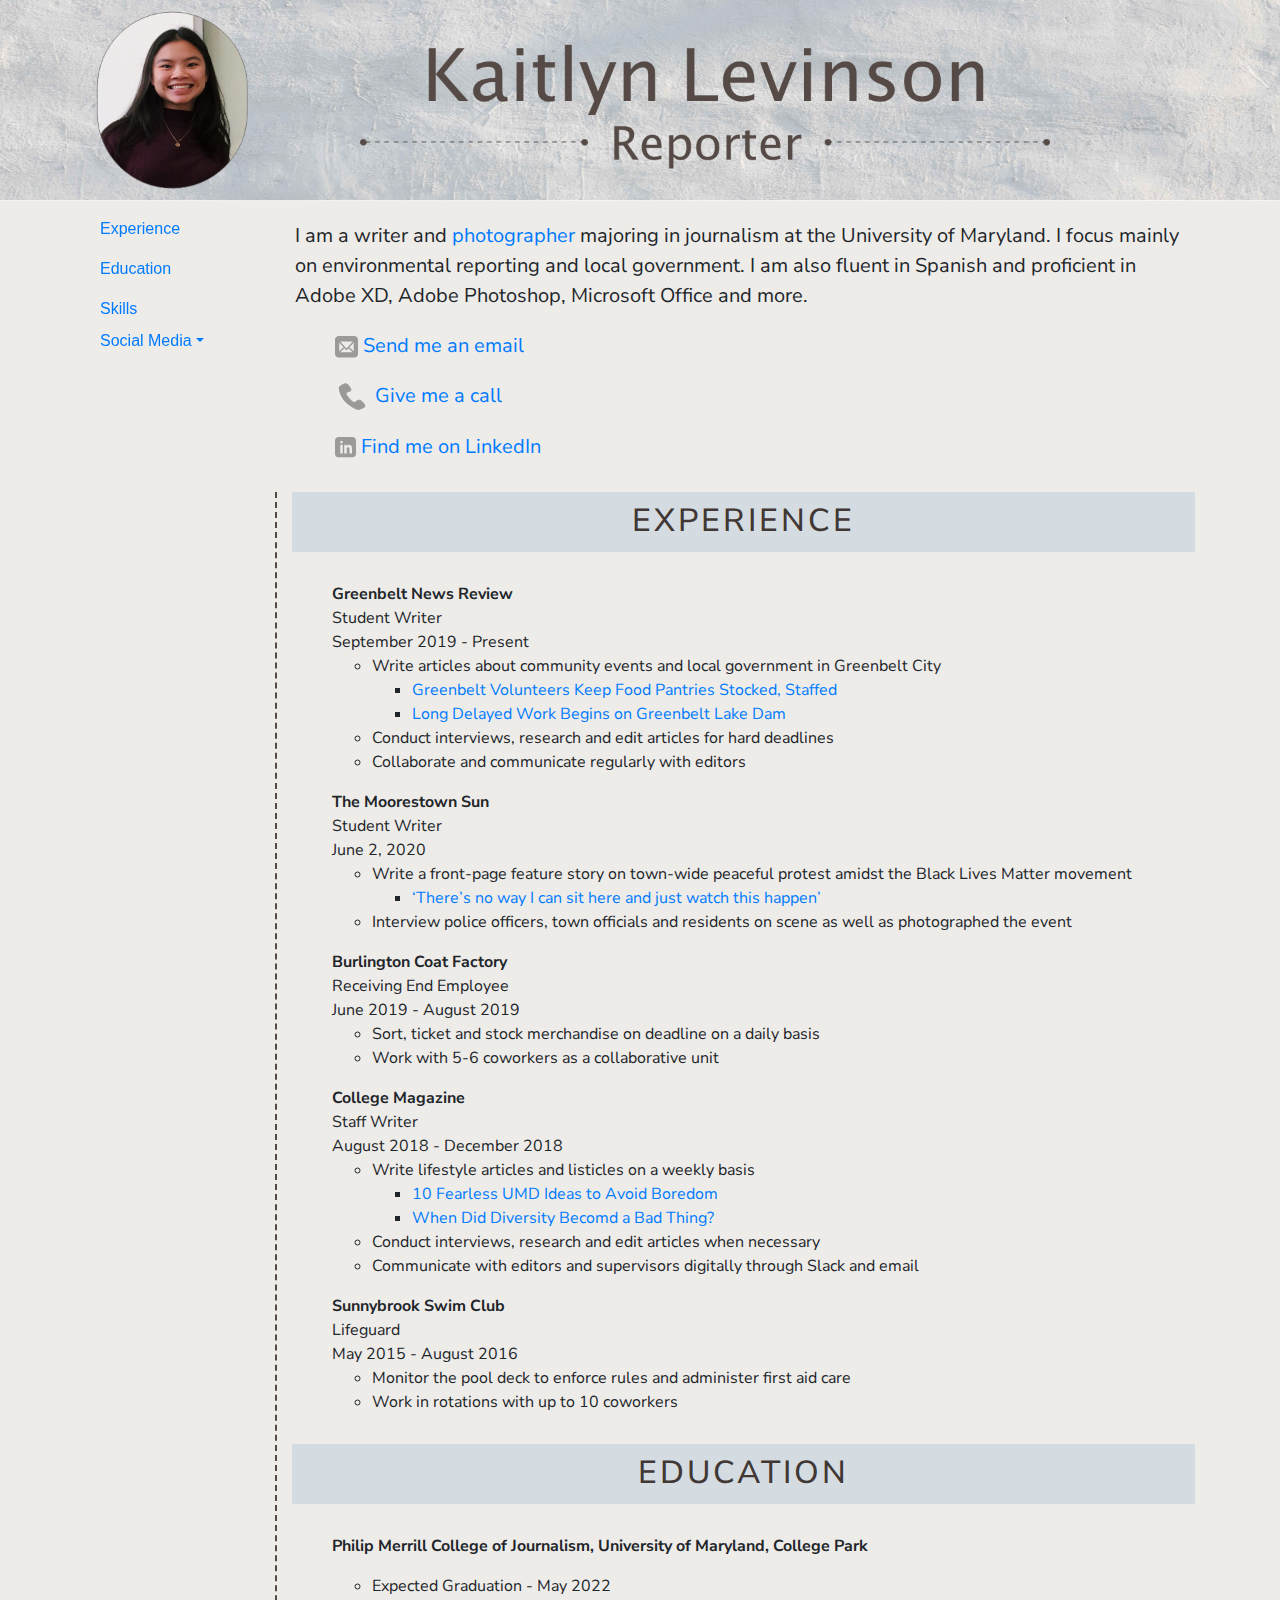
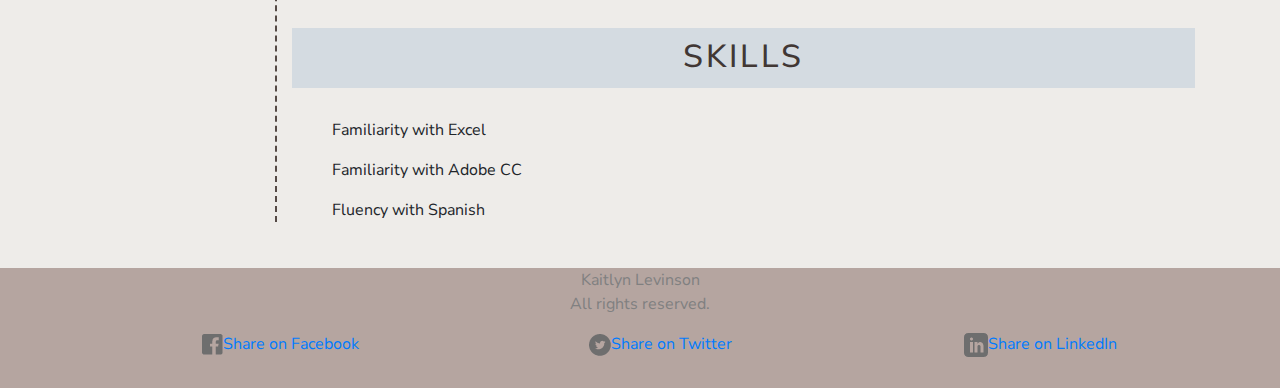
<file: resume/kaitlyn-levinson-resume.html>
<!DOCTYPE html>

<html lang="en">

<head>

  <meta charset="utf-8">
  <meta name="viewport" content="width=device-width, initial-scale=1, shrink-to-fit=no">

  <title>Kaitlyn Levinson Resume</title>

  <!-- Bootstrap CSS -->
  <link rel="stylesheet" href="https://stackpath.bootstrapcdn.com/bootstrap/4.4.1/css/bootstrap.min.css" integrity="sha384-Vkoo8x4CGsO3+Hhxv8T/Q5PaXtkKtu6ug5TOeNV6gBiFeWPGFN9MuhOf23Q9Ifjh" crossorigin="anonymous">

  <link rel="preconnect" href="https://fonts.gstatic.com">
  <link href="https://fonts.googleapis.com/css2?family=Nunito+Sans:wght@300&display=swap" rel="stylesheet">

  <link rel="stylesheet" href="advanced-resume.css">
</head>

<body>
<!--page topper -->
  <div id="masthead">
    <!--masthead made in adobe xd-->
    <img src="second-resume-topper.png" alt="Resume Topper" width="100%">
  </div>

<div class="container">
  <div class="row">
    <div class="col-sm-2">
      <!--Navigation Bar-->
        <nav class="nav flex-column sticky-top">
          <div class="container-fluid">
              <ul class="navbar-nav me-auto mb-2 mb-lg-0">
                <li class="nav-item">
                  <a class="nav-link active" aria-current="page" href="#Experience"><a href="#anchor1">Experience</a></a>
                </li>
                <li class="nav-item">
                  <a class="nav-link active" aria-current="page" href="#Education"><a href="#anchor2">Education</a></a>
                </li>
                <li class="nav-item">
                  <a class="nav-link active" aria-current="page" href="#Skills"><a href="#anchor3">Skills</a></a>
                </li>

                <!--practice dropdown social media-->
                <li class="nav-item dropdown">
                  <a class="nav-link dropdown-toggle" href="#" id="navbarDropdown" role="button" data-toggle="dropdown" aria-haspopup="true" aria-expanded="false">Social Media</a>
                    <div class="dropdown-menu" aria-labelledby="navbarDropdown">
                        <a class="dropdown-item" href="https://twitter.com/kaitlevinson" target="_new">Twitter</a>
                        <a class="dropdown-item" href="https://www.instagram.com/kaitlynlevinson/" target="new">Instagram</a>
                        <a class="dropdown-item" href="https://www.facebook.com/kaitlyn.levinson/" target="_new">Facebook</a>
                    </div>
                </li>
              </ul>
            </div>
          </div>
        </nav>
  <!--end of navigation-->

  <!--about me-->
    <div class="col-sm-10">
      <div class="heading">
          <p>I am a writer and <a href="https://klevinson10.wixsite.com/levinsonphotography/portfilio" target="_new">photographer</a> majoring in journalism at the University of Maryland. I focus mainly on environmental reporting and local government. I am also fluent in Spanish and proficient in Adobe XD, Adobe Photoshop, Microsoft Office and more.</p>

        <!--contact info-->
          <div class="menu">
            <ul>
              <p><a href = "mailto: k.levinson10@gmail.com"><img src="email-icon.png"> Send me an email</a></p>
              <p><a href="tel:8562969970"><img src="phone-icon.png"> Give me a call</a></p>
              <p><a href="https://www.linkedin.com/in/kaitlyn-levinson-787777205/" target="_new"><img src="other-linkedin.png"> Find me on LinkedIn</a></p>
          </ul>
          </div>
      </div>

      <div id="content">
        <!--experience section-->
        <div class="sectionheader">
          <a name="anchor1"><h2>Experience</h2></a>
        </div>

          <ul>
            <div class="organization">Greenbelt News Review</div>
            <div class="jobtitle">Student Writer</div>
            <div class="date">September 2019 - Present</div>
              <ul>
                <li>Write articles about community events and local government in Greenbelt City</li>
                  <ul>
                    <li><a href="https://www.greenbeltnewsreview.com/news-stories/greenbelt-volunteers-keep-food-pantries-stocked-staffed/" target="_new">Greenbelt Volunteers Keep Food Pantries Stocked, Staffed</a></li>
                    <li><a href="https://www.greenbeltnewsreview.com/news-stories/long-delayed-work-begins-on-greenbelt-lake-dam/" target="_new">Long Delayed Work Begins on Greenbelt Lake Dam</a></li>
                  </ul>
                <li>Conduct interviews, research and edit articles for hard deadlines</li>
                <li>Collaborate and communicate regularly with editors</li>
              </ul>
          </ul>

          <ul>
            <div class="organization">The Moorestown Sun</div>
            <div class="jobtitle">Student Writer</div>
            <div class="date">June 2, 2020</div class="date">
              <ul>
                <li>Write a front-page feature story on town-wide peaceful protest amidst the Black Lives Matter movement</li>
                  <ul>
                    <li><a href="https://thesunpapers.com/2020/06/04/theres-no-way-i-can-sit-here-and-just-watch-this-happen/" target="_new">‘There’s no way I can sit here and just watch this happen’</a></li>
                  </ul>
                <li>Interview police officers, town officials and residents on scene as well as photographed the event</li>
              </ul>
            </ul>

            <ul>
              <div class="organization">Burlington Coat Factory</div>
              <div class="jobtitle">Receiving End Employee</div>
              <div class="date">June 2019 - August 2019</div class="date">
                <ul>
                  <li>Sort, ticket and stock merchandise on deadline on a daily basis</li>
                  <li>Work with 5-6 coworkers as a collaborative unit</li>
                </ul>
              </ul>

          <ul>
              <div class="organization">College Magazine</div>
              <div class="jobtitle">Staff Writer</div>
              <div class="date">August 2018 - December 2018</div>
                <ul>
                  <li>Write lifestyle articles and listicles on a weekly basis</li>
                    <ul>
                      <li><a href="https://www.collegemagazine.com/10-fearless-umd-ideas-avoid-boredom/" target="_new">10 Fearless UMD Ideas to Avoid Boredom</a></li>
                      <li><a href="https://www.collegemagazine.com/when-did-diversity-become-a-bad-thing/" targer="_new">When Did Diversity Becomd a Bad Thing?</a></li>
                    </ul>
                  <li>Conduct interviews, research and edit articles when necessary</li>
                  <li>Communicate with editors and supervisors digitally through Slack and email</li>
                </ul>
          </ul>

            <ul>
              <div class="organization">Sunnybrook Swim Club</div>
              <div class="jobtitle">Lifeguard</div>
              <div class="date">May 2015 - August 2016</div>
                <ul>
                  <li>Monitor the pool deck to enforce rules and administer first aid care</li>
                  <li>Work in rotations with up to 10 coworkers</li>
                </ul>
            </ul>

          <!--education section -->
            <div id="degrees">
              <div class="sectionheader"><a name="anchor2"><h2>Education</h2></a></div>
                <ul>
                  <p><b>Philip Merrill College of Journalism, University of Maryland, College Park</b></p>
                    <ul>
                      <li>Expected Graduation - May 2022</li>
                    </ul>
                </ul>
            </div>

          <!--skills section-->
          <div class="sectionheader"><a name="anchor3"><h2>Skills<h2></a>
          </div>
            <div id="do">
              <ul>
                <p>Familiarity with Excel</p>
                <p>Familiarity with Adobe CC</p>
                <p>Fluency with Spanish</p>
              </ul>
          </div>
        </div>
      </div>
    </div>
  </div>

  <!--footer-->
  <div class="footer">
    <p style="color:grey">Kaitlyn Levinson<br>All rights reserved.</p>
    <ul>
    <!--share pages-->
    <div class="container">
      <div class="row">
        <!--column1-->
        <div class="col-md-4">
          <a href="https://www.facebook.com/sharer.php?..." target="blank" rel="noopener noreferrer"><img src="facebook-icon.png">Share on Facebook</a>
        </div>

        <!--column 2-->
        <div class="col-md-4">
          <a href="https://twitter.com/intent/tweet?..." target="blank" rel="noopener noreferrer"><img src="twitter-icon.png">Share on Twitter</a>
        </div>

        <!--column 3-->
        <div class="col-md-4">
          <a href="https://www.linkedin.com/shareArticle?mini=true&url=http://developer.linkedin.com&title=LinkedIn%20Developer%20Network&summary=My%20favorite%20developer%20program&source=LinkedIn" target="blank" rel="noopener noreferrer"><img src="linkedin-icon.png">Share on LinkedIn</a>
        </div>
      </div>
    </div>
  </ul>
</div>

  <!-- jQuery first, then Popper.js, then Bootstrap JS -->
  <script src="https://code.jquery.com/jquery-3.4.1.slim.min.js" integrity="sha384-J6qa4849blE2+poT4WnyKhv5vZF5SrPo0iEjwBvKU7imGFAV0wwj1yYfoRSJoZ+n" crossorigin="anonymous"></script>
  <script src="https://cdn.jsdelivr.net/npm/popper.js@1.16.0/dist/umd/popper.min.js" integrity="sha384-Q6E9RHvbIyZFJoft+2mJbHaEWldlvI9IOYy5n3zV9zzTtmI3UksdQRVvoxMfooAo" crossorigin="anonymous"></script>
  <script src="https://stackpath.bootstrapcdn.com/bootstrap/4.4.1/js/bootstrap.min.js" integrity="sha384-wfSDF2E50Y2D1uUdj0O3uMBJnjuUD4Ih7YwaYd1iqfktj0Uod8GCExl3Og8ifwB6" crossorigin="anonymous"></script>


</body>
</html>
</file>
<file: LevinsonLayout/style.css>
#content {
  margin: 0 auto;
  width: 900px;
}

#masthead{
  font-size: 3em;
  text-align: center;
  text-transform: uppercase;
  background-color: #D73232;
  color: black;
  font-weight: 400;
  margin-bottom: 30px;
  margin-top: 30px;
  width: 100%;
  min-width: 300px;
  height: 70px;
}

#byline {
font-family: Helvetica, sans-serif;
font-size: 14px;
font-style: italic;
}

h1{
  font-style: Helvetica, sans-serif;
  font-size: 1.5em;
  margin-bottom: 5px;
}

p{
  font-style: Georgia, serif;
  font-size: 13px;
}

blockquote {
font: 16px/24px normal helvetica, sans-serif;
font-style: italic;
margin-top: 15px;
margin-bottom: 15px;
color: #D73232;
margin-left: 50px;
padding-left: 15px;
border-left: 4px solid #D73232;
}

img {
  margin-left: auto;
  margin-right: auto;
  margin-top: 5px;
  margin-bottom: 10px;
  width: 70%;
}

.figure-caption{
  font-family: Georgia;
  font-size: 0.5em;
  margin-top: 0px;
  margin-bottom: 20px;
  width: 100%;
}
</file>
<file: data-viz/final-project.css>
/* styles for roughversionfinalproject */


.col-lg-4 h1{
  font-family: 'Crimson Text', serif;
  line-height: 1;
  font-size: 2.5em;
  font-weight: bold;
  padding-top: 50px;
}

.col-lg-4 #byline{
  font-family: 'Crimson Text', serif;
  font-size: 15px;
}

.col-lg-8{
  margin-top: 40px;
  font-family: 'Crimson Text', serif;
}

#masthead{
  font-family: 'Alfa Slab One', serif;
}

blockquote{
  font-size: 30px;
  font-style: italic;
  color: #E54343;
}

figcaption{
  padding-bottom: 20px;
}

.footer {
  background-color: #E54343;
  height: 120px;
  width: 100%;
  font-family: 'Crimson Text', serif;
  text-align: center;
}

h4{
  padding-top: 30px;
}

#navbarTogglerDemo03{
  padding-left: 60px;
}
</file>
<file: data-viz/roughversionfinalproject.css>
/* styles for roughversionfinalproject */


.col-lg-4 h1{
  font-family: 'Crimson Text', serif;
  line-height: 1;
  font-size: 2.5em;
  font-weight: bold;
  padding-top: 50px;
}

.col-lg-4 #byline{
  font-family: 'Crimson Text', serif;
  font-size: 15px;
}

.col-lg-8{
  margin-top: 40px;
  font-family: 'Crimson Text', serif;
}

#masthead{
  font-family: 'Alfa Slab One', serif;
}

blockquote{
  font-size: 30px;
  font-style: italic;
  color: #E54343;
}

figcaption{
  padding-bottom: 20px;
}

.footer {
  background-color: #E54343;
  height: 120px;
  width: 100%;
  font-family: 'Crimson Text', serif;
  text-align: center;
}

h4{
  padding-top: 30px;
}

#navbarTogglerDemo03{
  padding-left: 60px;
}
</file>
<file: resume/advanced-resume.css>
/* Styles for Advanced Resume*/

#masthead {
  margin-bottom: 0px;
  position: relative;
}

.navbar .navbar-expand-lg .navbar-light{
    width: 900px;
    margin: 0 auto;
}

#content{
  margin: 0 auto;
  border-left: 2px dashed #554A46;
  padding-left: 15px;
  font-family: 'Nunito Sans', sans-serif;
}

.col-md-2{
  font-family: 'Nunito Sans', sans-serif;
}

.sectionheader{
  background: #D4DBE1;
  height: 60px;
  text-align: center;
  padding-top: 10px;
  text-transform: uppercase;
  margin-bottom: 30px;
  margin-top: 30px;
  font-weight: bold;
  font-size: 1.5em;
  color: #413734;
  letter-spacing: 3px;
}

.heading p{
  margin-top: 20px;
  margin-bottom: 20px;
  padding-left: 20px;
  font-size: 20px;
  font-family: 'Nunito Sans', sans-serif;
}

body{
  background-color: #EEECE9;
}

.menu{
  text-align: left;
  margin-left: 0px;
}

.footer{
  position: relative;
  margin-bottom: 0px;
  margin-top: 30px;
  text-align: center;
  background-color: #B5A5A0;
  height: 120px;
  width: 100%;
  font-family: 'Nunito Sans', sans-serif;
}

.organization{
  font-weight: bolder;
}
</file>
